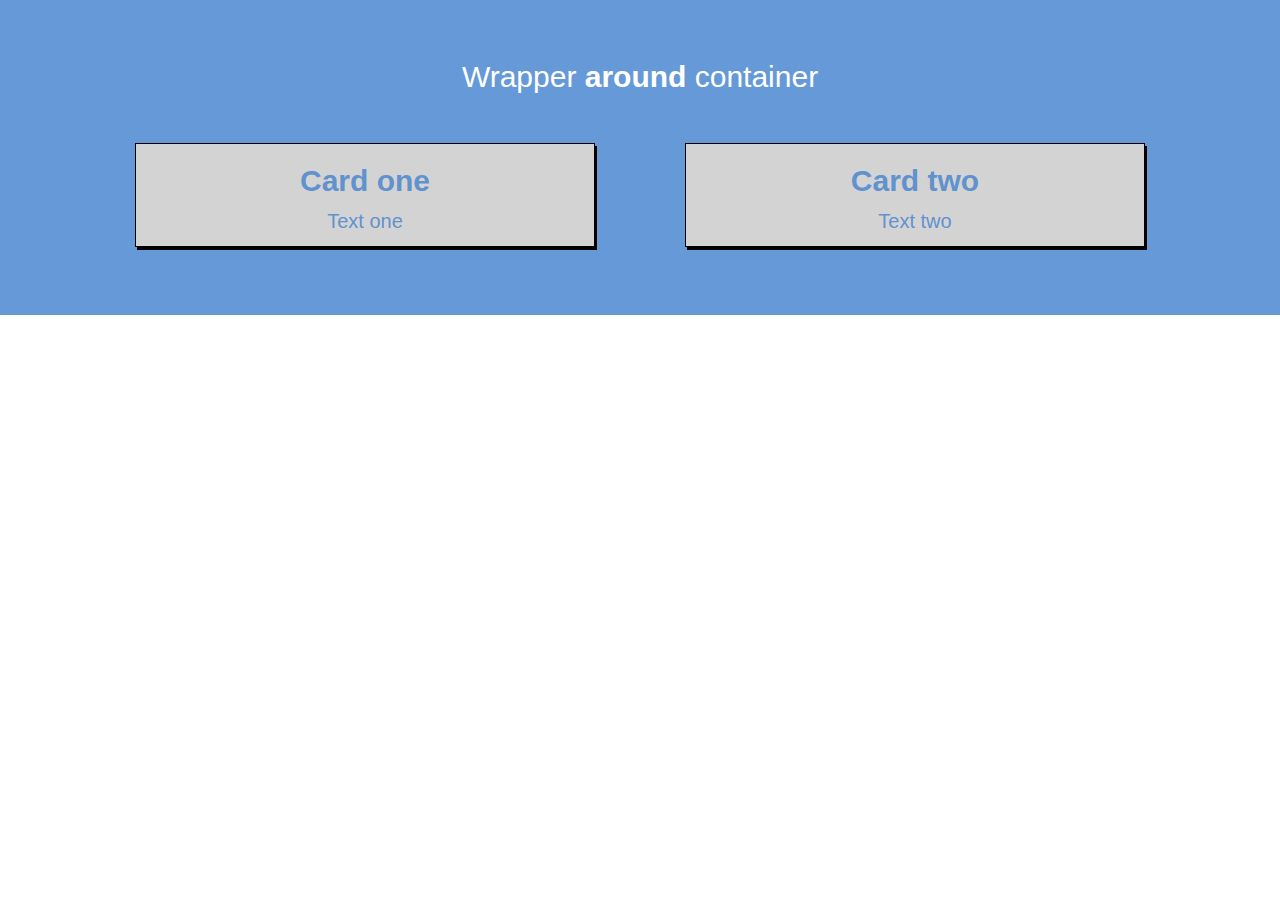
<file: testes/index.html>
<html>
<head>
  <meta charset="UTF-8">
  <title>Foda-se</title>
  <link rel="stylesheet" href="https://maxcdn.bootstrapcdn.com/bootstrap/3.3.7/css/bootstrap.min.css">
  <link rel="stylesheet" href="https://use.fontawesome.com/releases/v5.0.10/css/all.css">
  <link rel="stylesheet" href="style.css">

</head>




<body>
  <div class="wrapper">
    <div class="container">
      <h1 class="text-center">Wrapper <strong>around</strong> container</h1>
      <div class="row">
        <div class="card-container col-xs-6">
          <div class="card">
            <h2 class="text-center">Card one</h2>
            <p class="text-center">Text one</p>
          </div>
        </div>
        <div class="card-container col-xs-6">
          <div class="card">
            <h2 class="text-center">Card two</h2>
            <p class="text-center">Text two</p>
          </div>
        </div>
      </div>
    </div>
  </div>


</body>





</html>
</file>
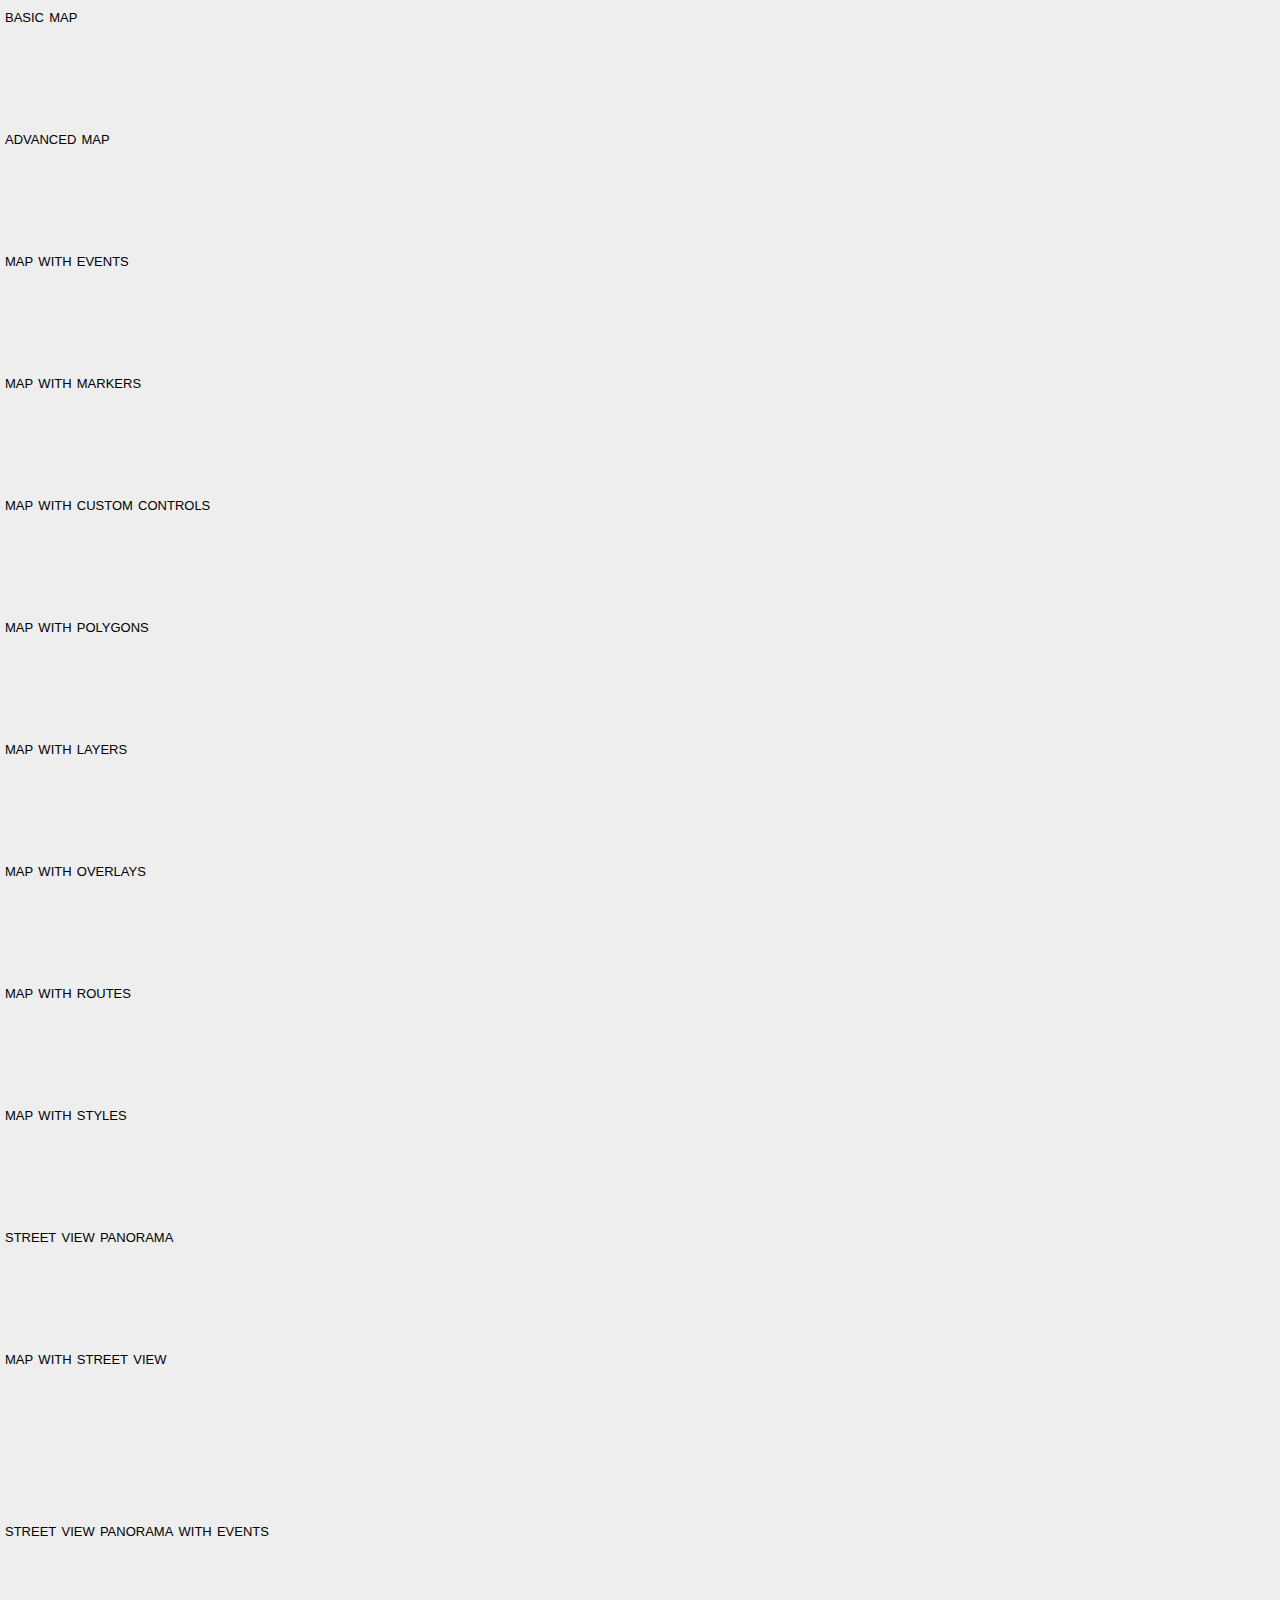
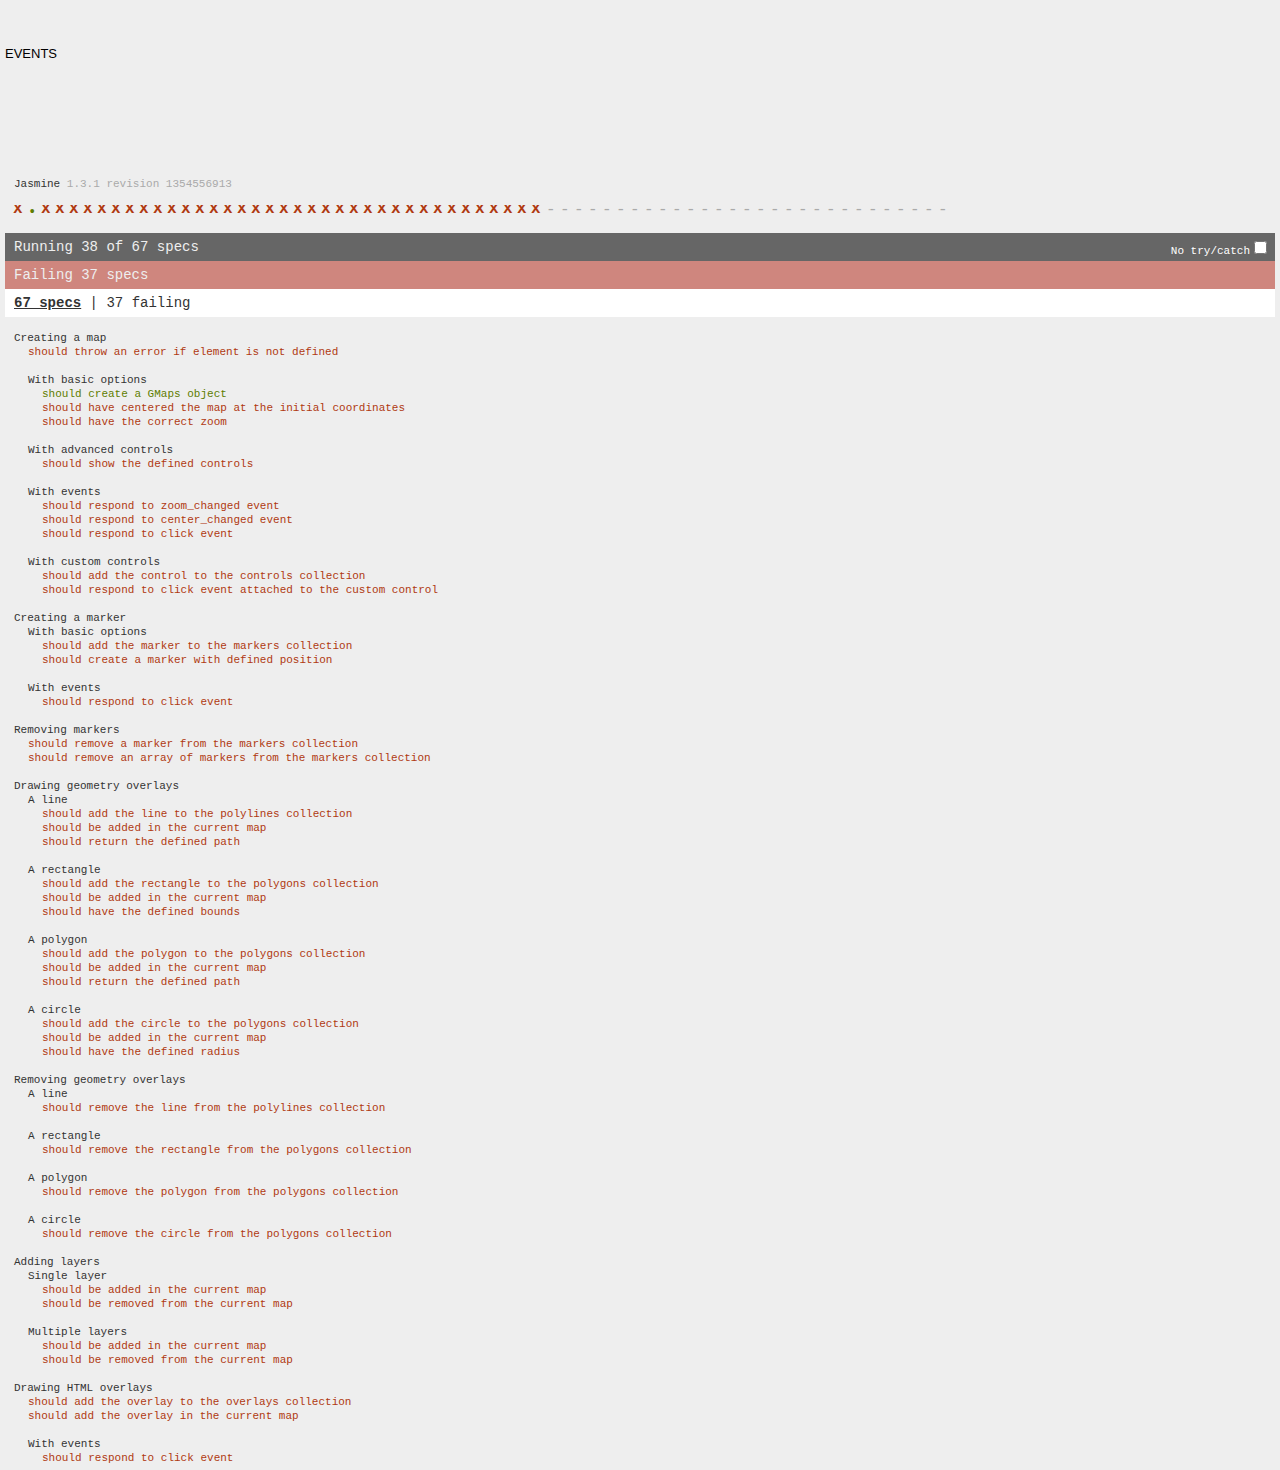
<file: scrolling/node_modules/gmaps/test/index.html>
<!DOCTYPE html>
<html>
<head>
  <title>gmaps.js test</title>
  <link rel="stylesheet" type="text/css" href="lib/jasmine.css" />
  <link rel="stylesheet" href="style.css" />
  <script type="text/javascript" src="lib/jasmine.js"></script>
  <script type="text/javascript" src="lib/jasmine-html.js"></script>

  <script type="text/javascript" src="http://maps.google.com/maps/api/js?sensor=true"></script>
  <script type="text/javascript" src="../gmaps.js"></script>

  <script type="text/javascript" src="spec/MapSpec.js"></script>
  <script type="text/javascript" src="spec/MarkerSpec.js"></script>
  <script type="text/javascript" src="spec/GeometrySpec.js"></script>
  <script type="text/javascript" src="spec/LayerSpec.js"></script>
  <script type="text/javascript" src="spec/OverlaySpec.js"></script>
  <script type="text/javascript" src="spec/RouteSpec.js"></script>
  <script type="text/javascript" src="spec/StyleSpec.js"></script>
  <script type="text/javascript" src="spec/StreetViewSpec.js"></script>
  <script type="text/javascript" src="spec/EventSpec.js"></script>
  <script type="text/javascript" src="spec/ControlSpec.js"></script>

  <script type="text/javascript">
    (function() {
      var jasmineEnv = jasmine.getEnv();
      jasmineEnv.updateInterval = 1000;

      var htmlReporter = new jasmine.HtmlReporter();

      jasmineEnv.addReporter(htmlReporter);

      jasmineEnv.specFilter = function(spec) {
        return htmlReporter.specFilter(spec);
      };

      var currentWindowOnload = window.onload;

      window.onload = function() {
        if (currentWindowOnload) {
          currentWindowOnload();
        }

        execJasmine();
      };

      function execJasmine() {
        jasmineEnv.execute();
      }

    })();
  </script>
</head>
<body>
  <h3>Basic map</h3>
  <div class="map" id="basic-map"></div>
  <h3>Advanced map</h3>
  <div class="map" id="advanced-map"></div>
  <h3>Map with events</h3>
  <div class="map" id="map-with-events"></div>
  <h3>Map with markers</h3>
  <div class="map" id="map-with-markers"></div>
  <h3>Map with custom controls</h3>
  <div class="map" id="map-with-custom-controls"></div>
  <h3>Map with polygons</h3>
  <div class="map" id="map-with-polygons"></div>
  <h3>Map with layers</h3>
  <div class="map" id="map-with-layers"></div>
  <h3>Map with overlays</h3>
  <div class="map" id="map-with-overlays"></div>
  <h3>Map with routes</h3>
  <div class="map" id="map-with-routes"></div>
  <h3>Map with styles</h3>
  <div class="map" id="map-with-styles"></div>
  <h3>Street View Panorama</h3>
  <div class="panorama" id="streetview-standalone-panorama"></div>
  <h3>Map with Street View</h3>
  <div class="with-columns">
    <div class="map" id="map-with-streetview"></div>
    <div class="panorama" id="streetview-panorama"></div>
  </div>
  <h3>Street View Panorama with events</h3>
  <div class="panorama" id="streetview-with-events"></div>
  <h3>Events</h3>
  <div class="map" id="events"></div>
</body>
</html>
</file>
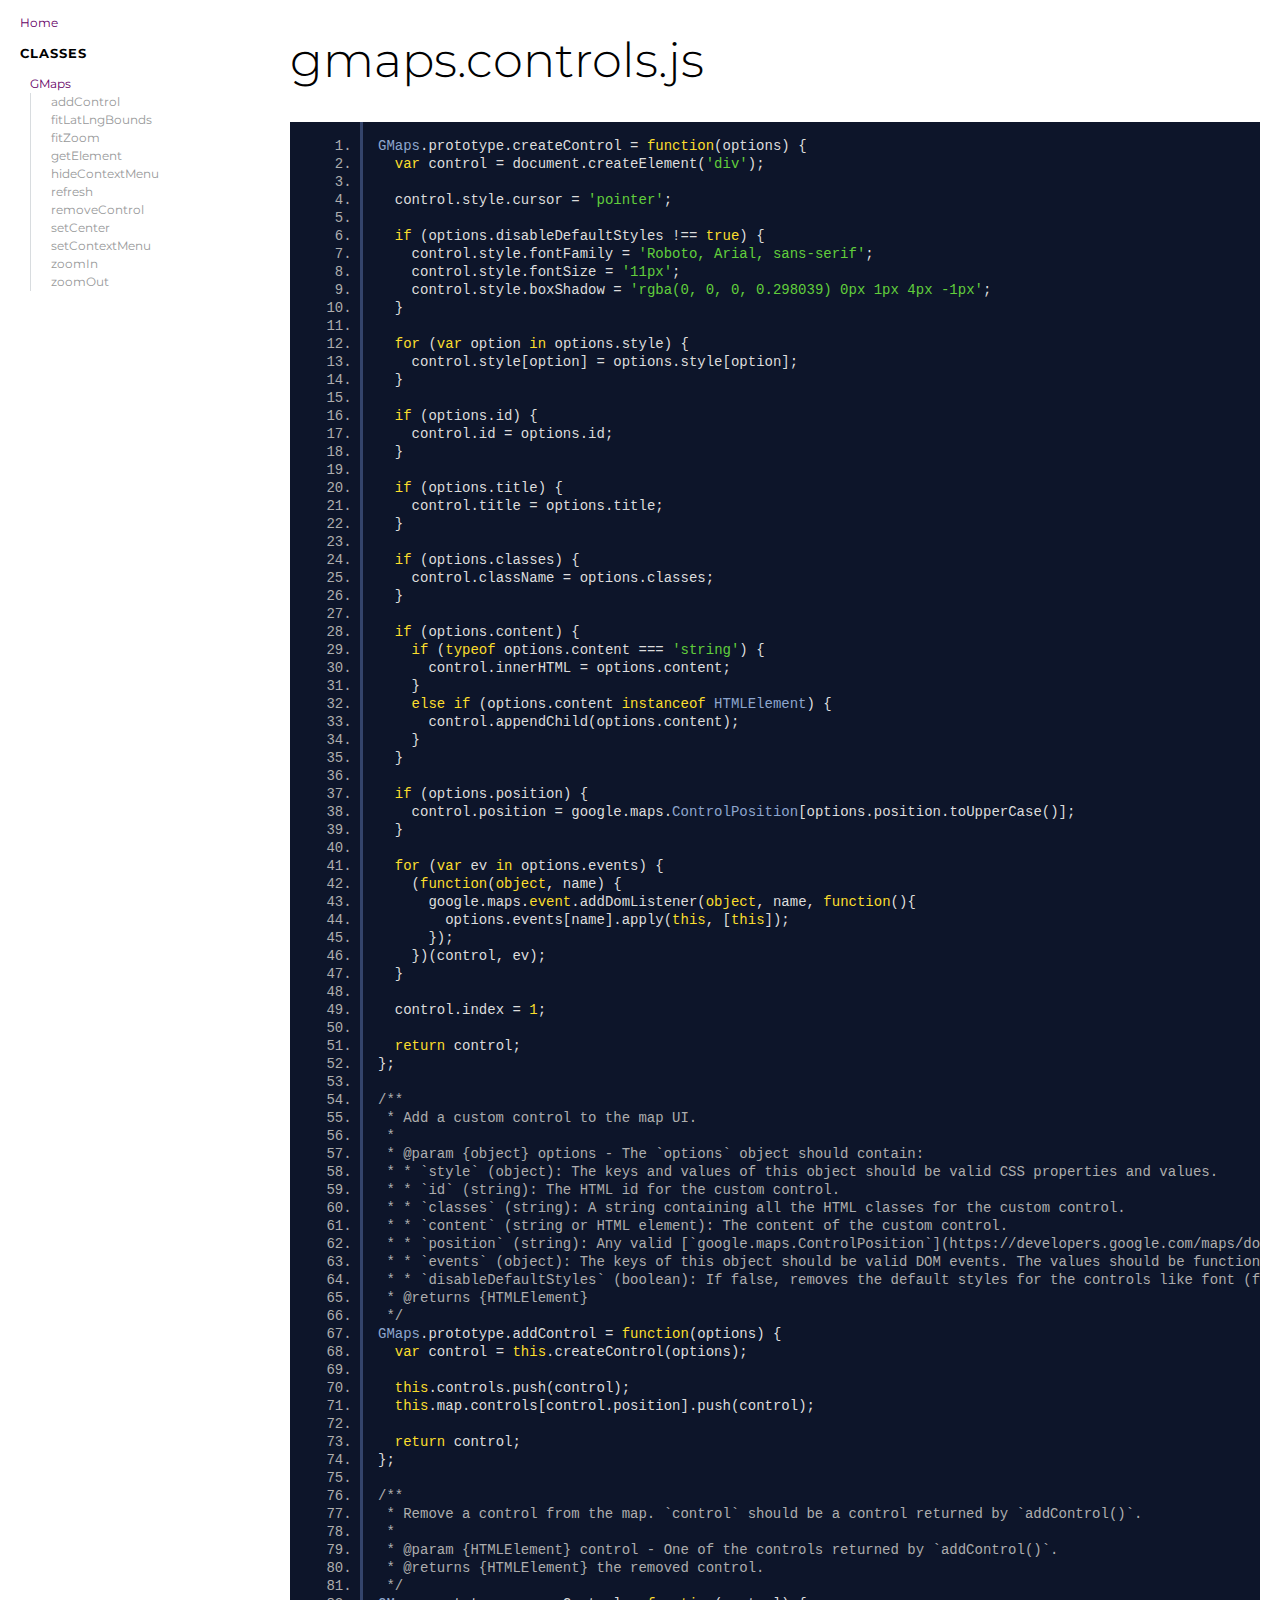
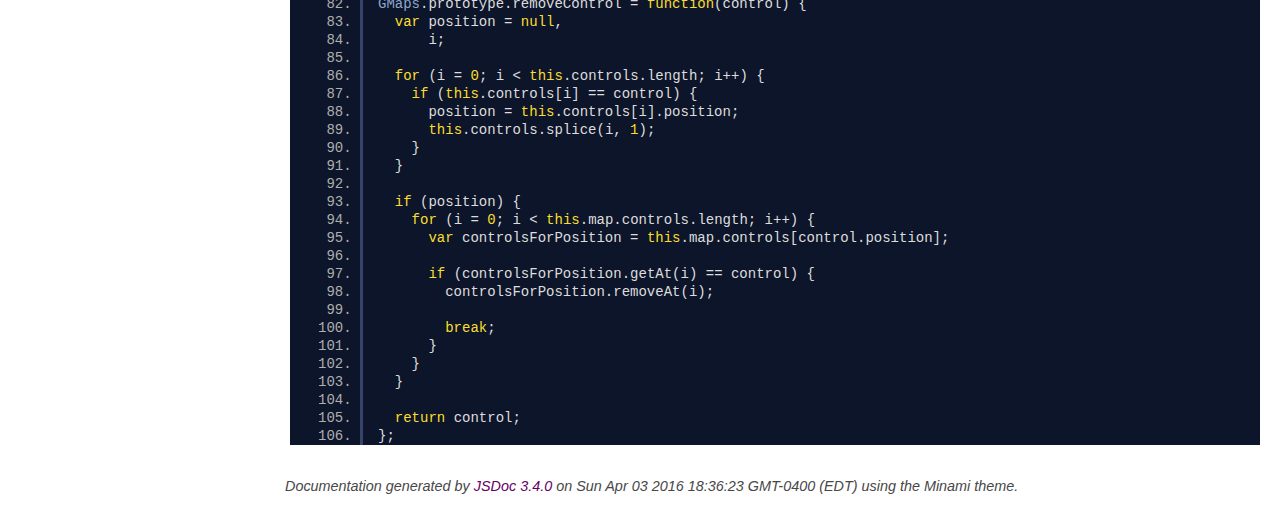
<file: scrolling/node_modules/gmaps/docs/gmaps.controls.js.html>
<!DOCTYPE html>
<html lang="en">
<head>
    <meta charset="utf-8">
    <title>gmaps.controls.js - Documentation</title>

    <script src="scripts/prettify/prettify.js"></script>
    <script src="scripts/prettify/lang-css.js"></script>
    <!--[if lt IE 9]>
      <script src="//html5shiv.googlecode.com/svn/trunk/html5.js"></script>
    <![endif]-->
    <link type="text/css" rel="stylesheet" href="https://code.ionicframework.com/ionicons/2.0.1/css/ionicons.min.css">
    <link type="text/css" rel="stylesheet" href="styles/prettify.css">
    <link type="text/css" rel="stylesheet" href="styles/jsdoc.css">
</head>
<body>

<input type="checkbox" id="nav-trigger" class="nav-trigger" />
<label for="nav-trigger" class="navicon-button x">
  <div class="navicon"></div>
</label>

<label for="nav-trigger" class="overlay"></label>

<nav>
    <h2><a href="index.html">Home</a></h2><h3>Classes</h3><ul><li><a href="GMaps.html">GMaps</a><ul class='methods'><li data-type='method'><a href="GMaps.html#addControl">addControl</a></li><li data-type='method'><a href="GMaps.html#fitLatLngBounds">fitLatLngBounds</a></li><li data-type='method'><a href="GMaps.html#fitZoom">fitZoom</a></li><li data-type='method'><a href="GMaps.html#getElement">getElement</a></li><li data-type='method'><a href="GMaps.html#hideContextMenu">hideContextMenu</a></li><li data-type='method'><a href="GMaps.html#refresh">refresh</a></li><li data-type='method'><a href="GMaps.html#removeControl">removeControl</a></li><li data-type='method'><a href="GMaps.html#setCenter">setCenter</a></li><li data-type='method'><a href="GMaps.html#setContextMenu">setContextMenu</a></li><li data-type='method'><a href="GMaps.html#zoomIn">zoomIn</a></li><li data-type='method'><a href="GMaps.html#zoomOut">zoomOut</a></li></ul></li></ul>
</nav>

<div id="main">
    
    <h1 class="page-title">gmaps.controls.js</h1>
    

    



    
    <section>
        <article>
            <pre class="prettyprint source linenums"><code>GMaps.prototype.createControl = function(options) {
  var control = document.createElement('div');

  control.style.cursor = 'pointer';

  if (options.disableDefaultStyles !== true) {
    control.style.fontFamily = 'Roboto, Arial, sans-serif';
    control.style.fontSize = '11px';
    control.style.boxShadow = 'rgba(0, 0, 0, 0.298039) 0px 1px 4px -1px';
  }

  for (var option in options.style) {
    control.style[option] = options.style[option];
  }

  if (options.id) {
    control.id = options.id;
  }

  if (options.title) {
    control.title = options.title;
  }

  if (options.classes) {
    control.className = options.classes;
  }

  if (options.content) {
    if (typeof options.content === 'string') {
      control.innerHTML = options.content;
    }
    else if (options.content instanceof HTMLElement) {
      control.appendChild(options.content);
    }
  }

  if (options.position) {
    control.position = google.maps.ControlPosition[options.position.toUpperCase()];
  }

  for (var ev in options.events) {
    (function(object, name) {
      google.maps.event.addDomListener(object, name, function(){
        options.events[name].apply(this, [this]);
      });
    })(control, ev);
  }

  control.index = 1;

  return control;
};

/**
 * Add a custom control to the map UI.
 *
 * @param {object} options - The `options` object should contain:
 * * `style` (object): The keys and values of this object should be valid CSS properties and values.
 * * `id` (string): The HTML id for the custom control.
 * * `classes` (string): A string containing all the HTML classes for the custom control.
 * * `content` (string or HTML element): The content of the custom control.
 * * `position` (string): Any valid [`google.maps.ControlPosition`](https://developers.google.com/maps/documentation/javascript/controls#ControlPositioning) value, in lower or upper case.
 * * `events` (object): The keys of this object should be valid DOM events. The values should be functions.
 * * `disableDefaultStyles` (boolean): If false, removes the default styles for the controls like font (family and size), and box shadow.
 * @returns {HTMLElement}
 */
GMaps.prototype.addControl = function(options) {
  var control = this.createControl(options);

  this.controls.push(control);
  this.map.controls[control.position].push(control);

  return control;
};

/**
 * Remove a control from the map. `control` should be a control returned by `addControl()`.
 *
 * @param {HTMLElement} control - One of the controls returned by `addControl()`.
 * @returns {HTMLElement} the removed control.
 */
GMaps.prototype.removeControl = function(control) {
  var position = null,
      i;

  for (i = 0; i &lt; this.controls.length; i++) {
    if (this.controls[i] == control) {
      position = this.controls[i].position;
      this.controls.splice(i, 1);
    }
  }

  if (position) {
    for (i = 0; i &lt; this.map.controls.length; i++) {
      var controlsForPosition = this.map.controls[control.position];

      if (controlsForPosition.getAt(i) == control) {
        controlsForPosition.removeAt(i);

        break;
      }
    }
  }

  return control;
};
</code></pre>
        </article>
    </section>




</div>

<br class="clear">

<footer>
    Documentation generated by <a href="https://github.com/jsdoc3/jsdoc">JSDoc 3.4.0</a> on Sun Apr 03 2016 18:36:23 GMT-0400 (EDT) using the Minami theme.
</footer>

<script>prettyPrint();</script>
<script src="scripts/linenumber.js"></script>
</body>
</html>
</file>
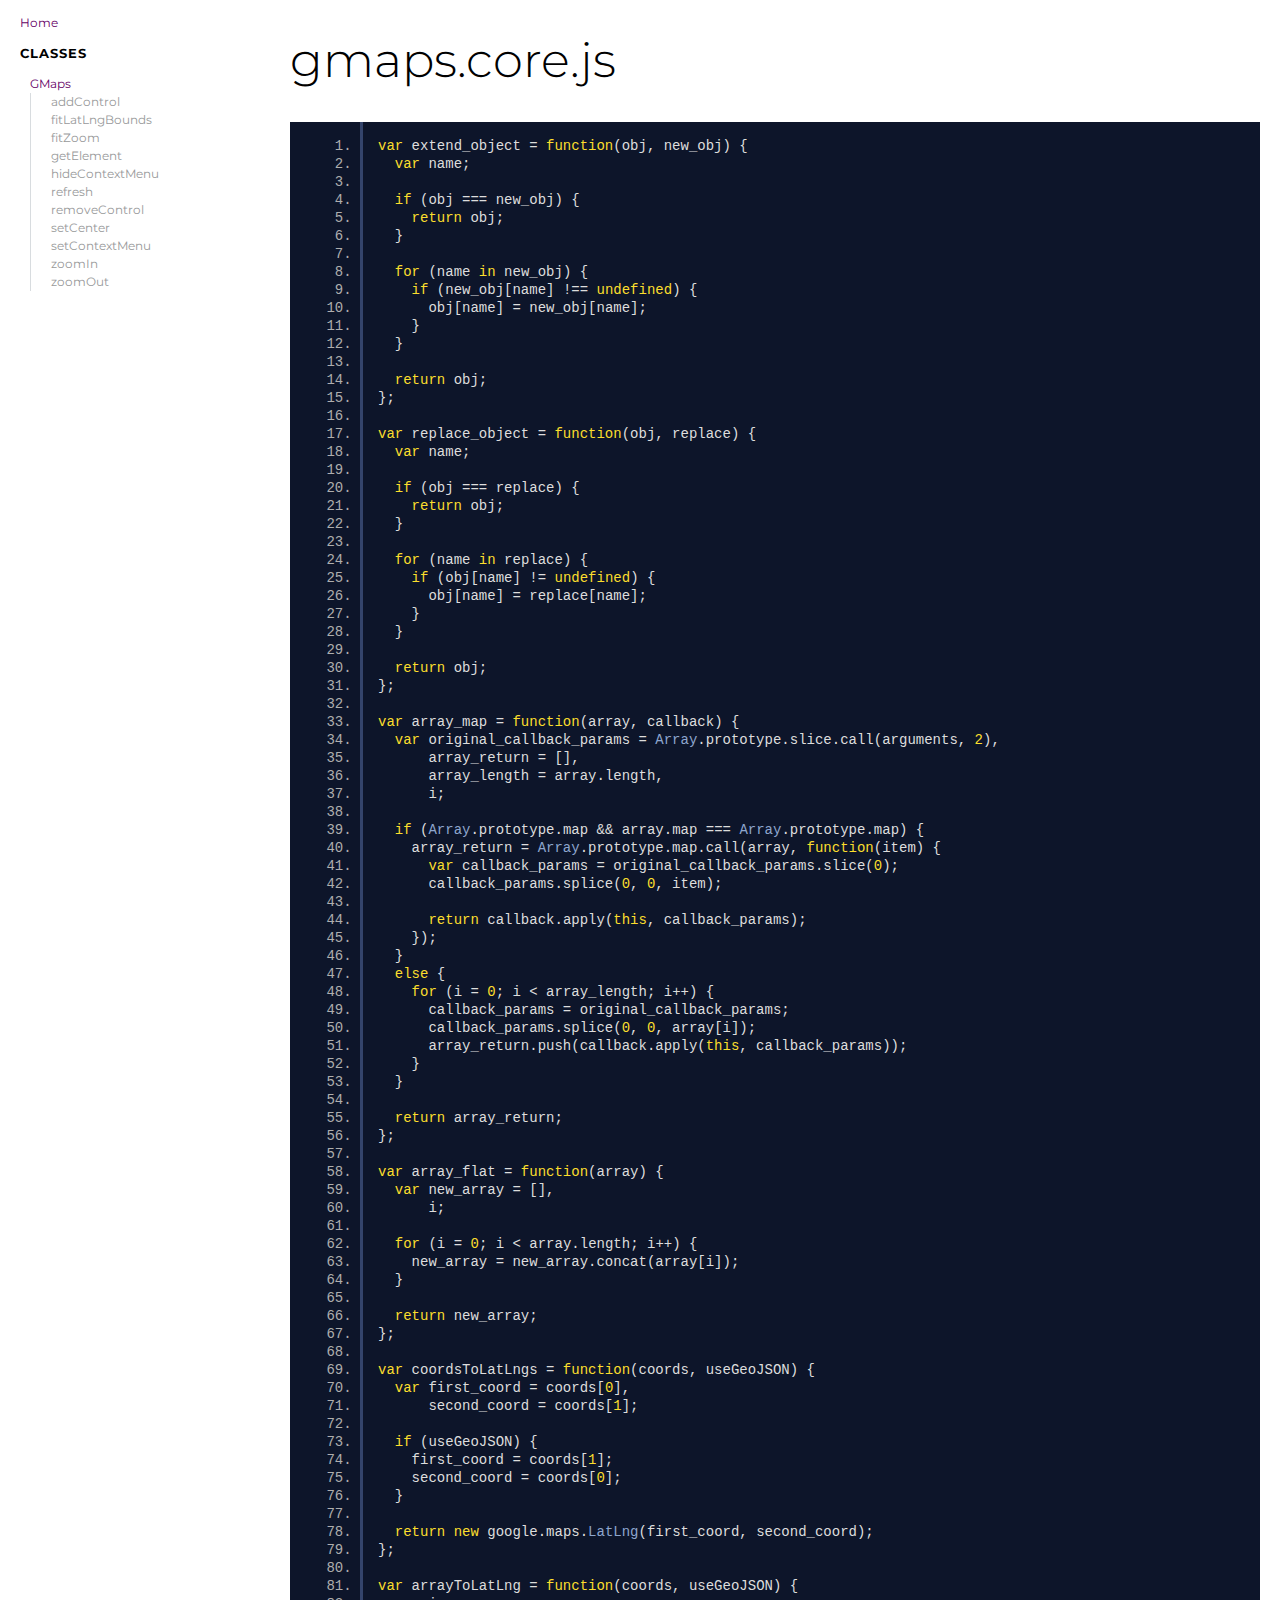
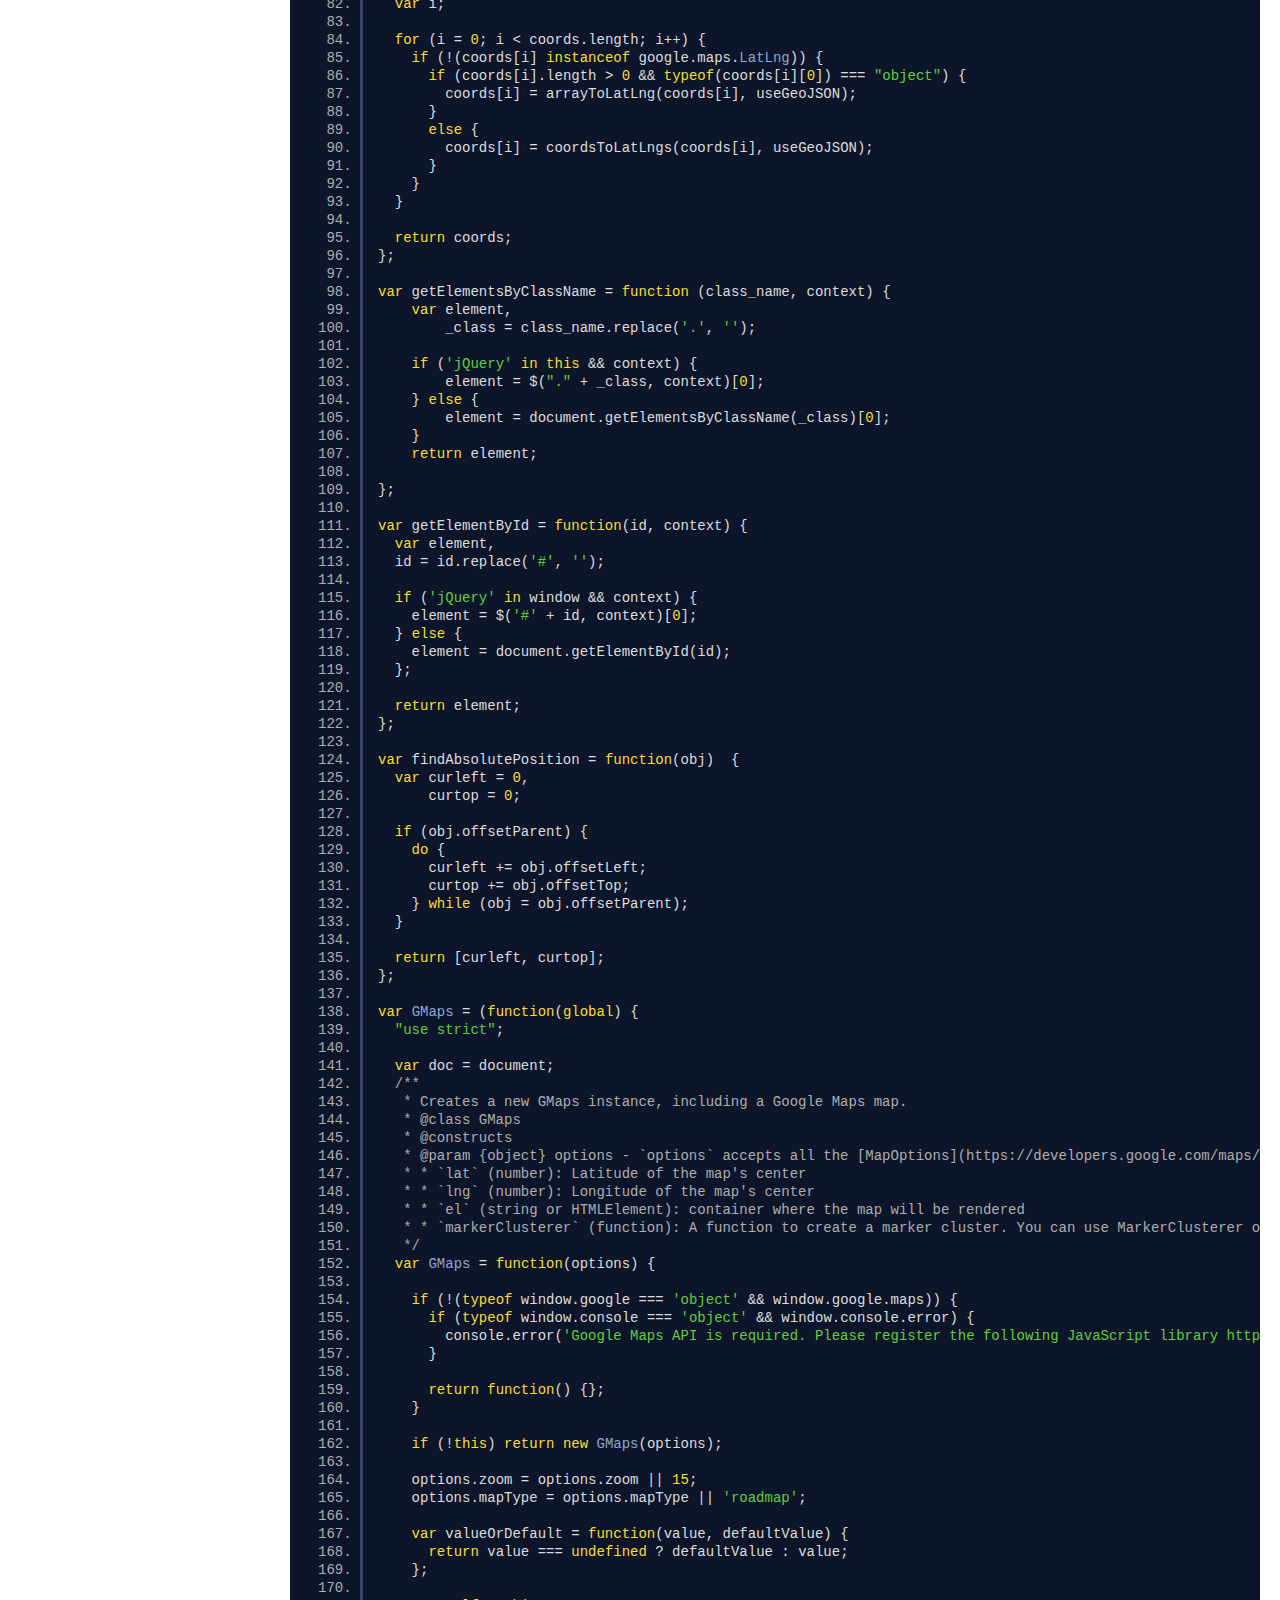
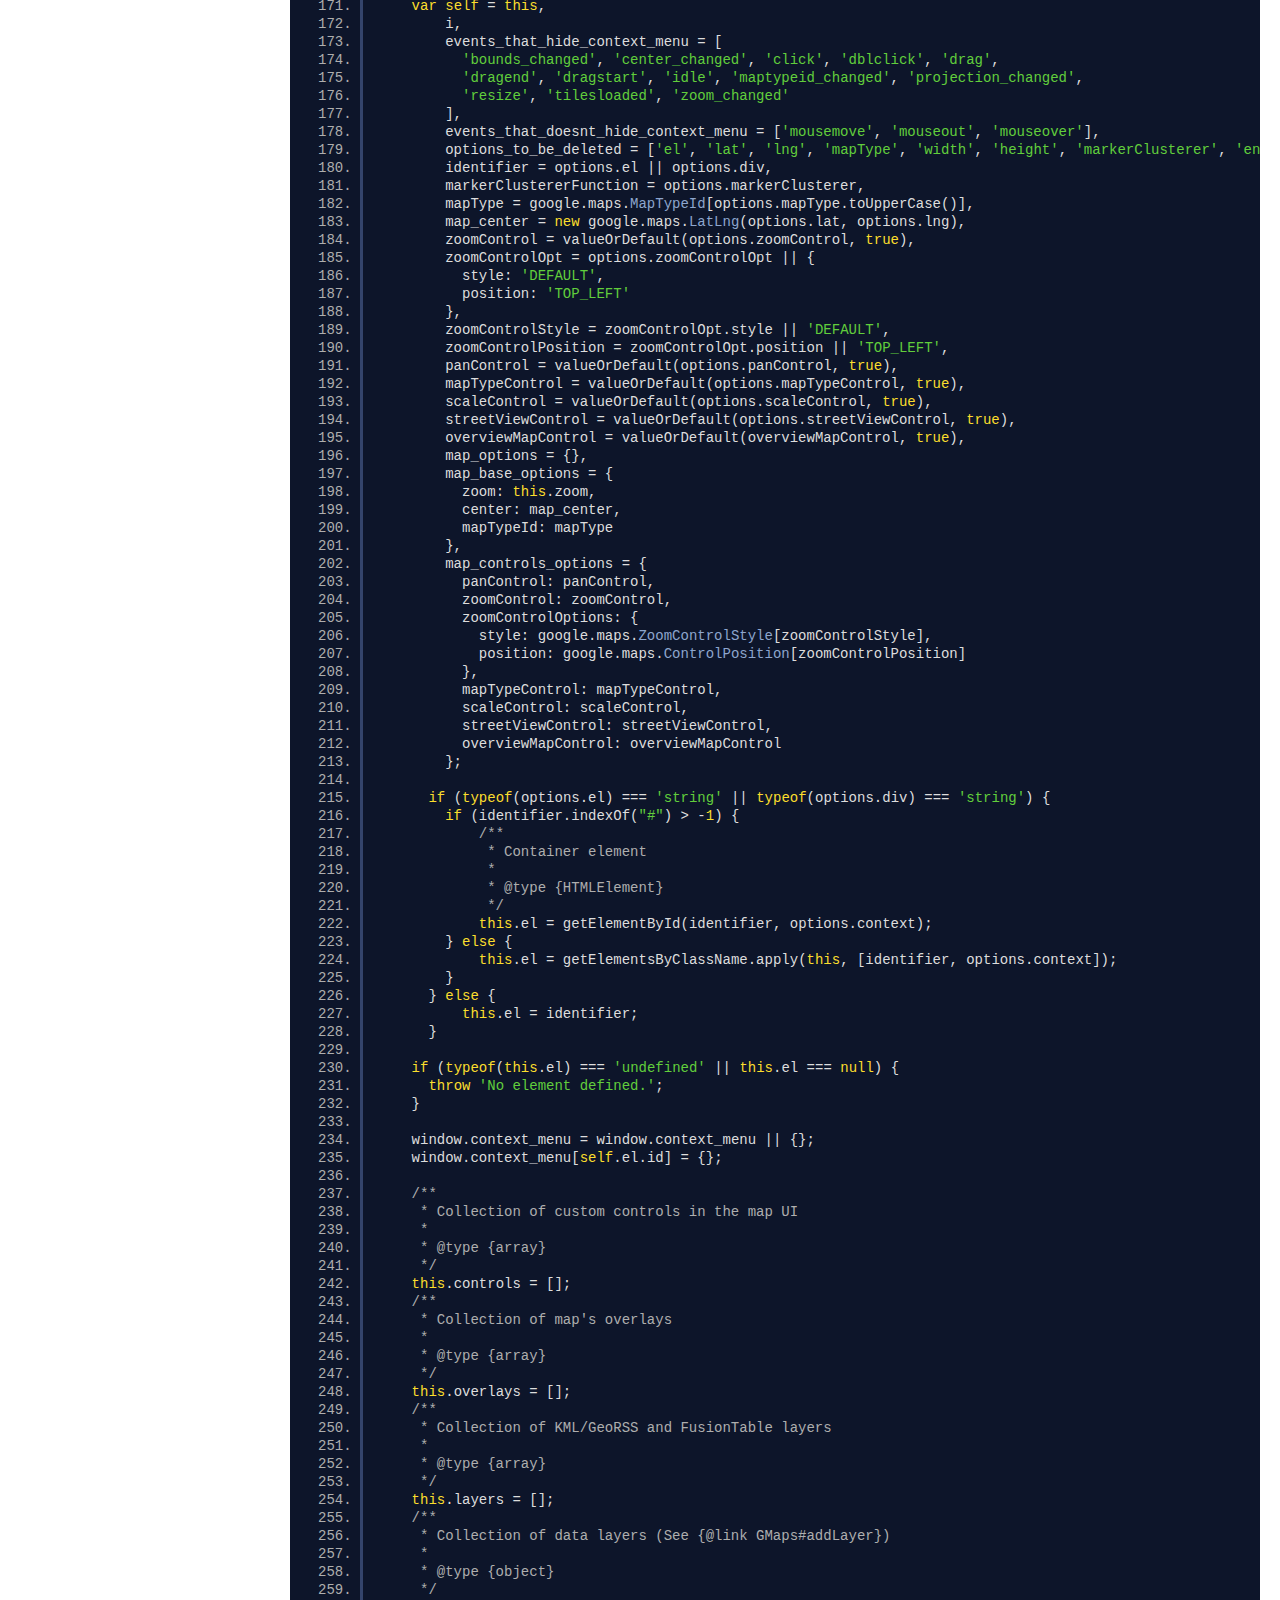
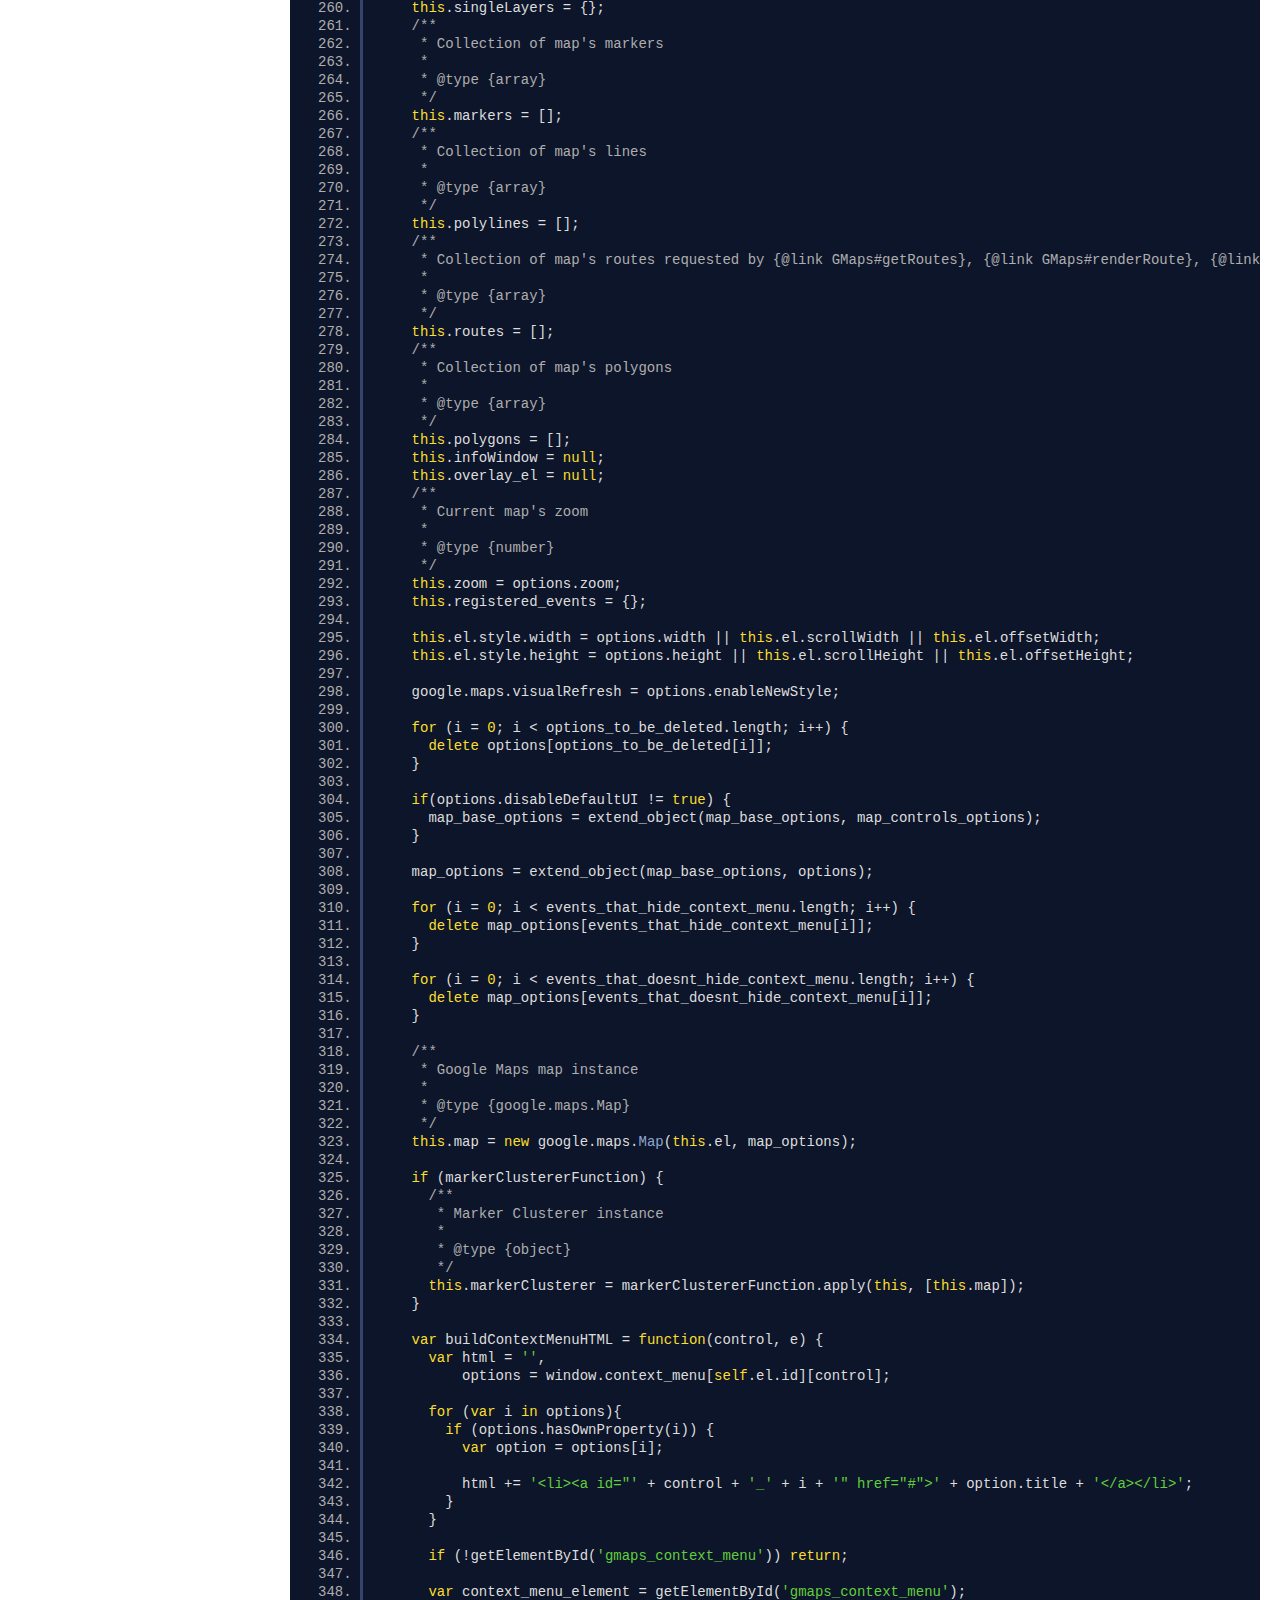
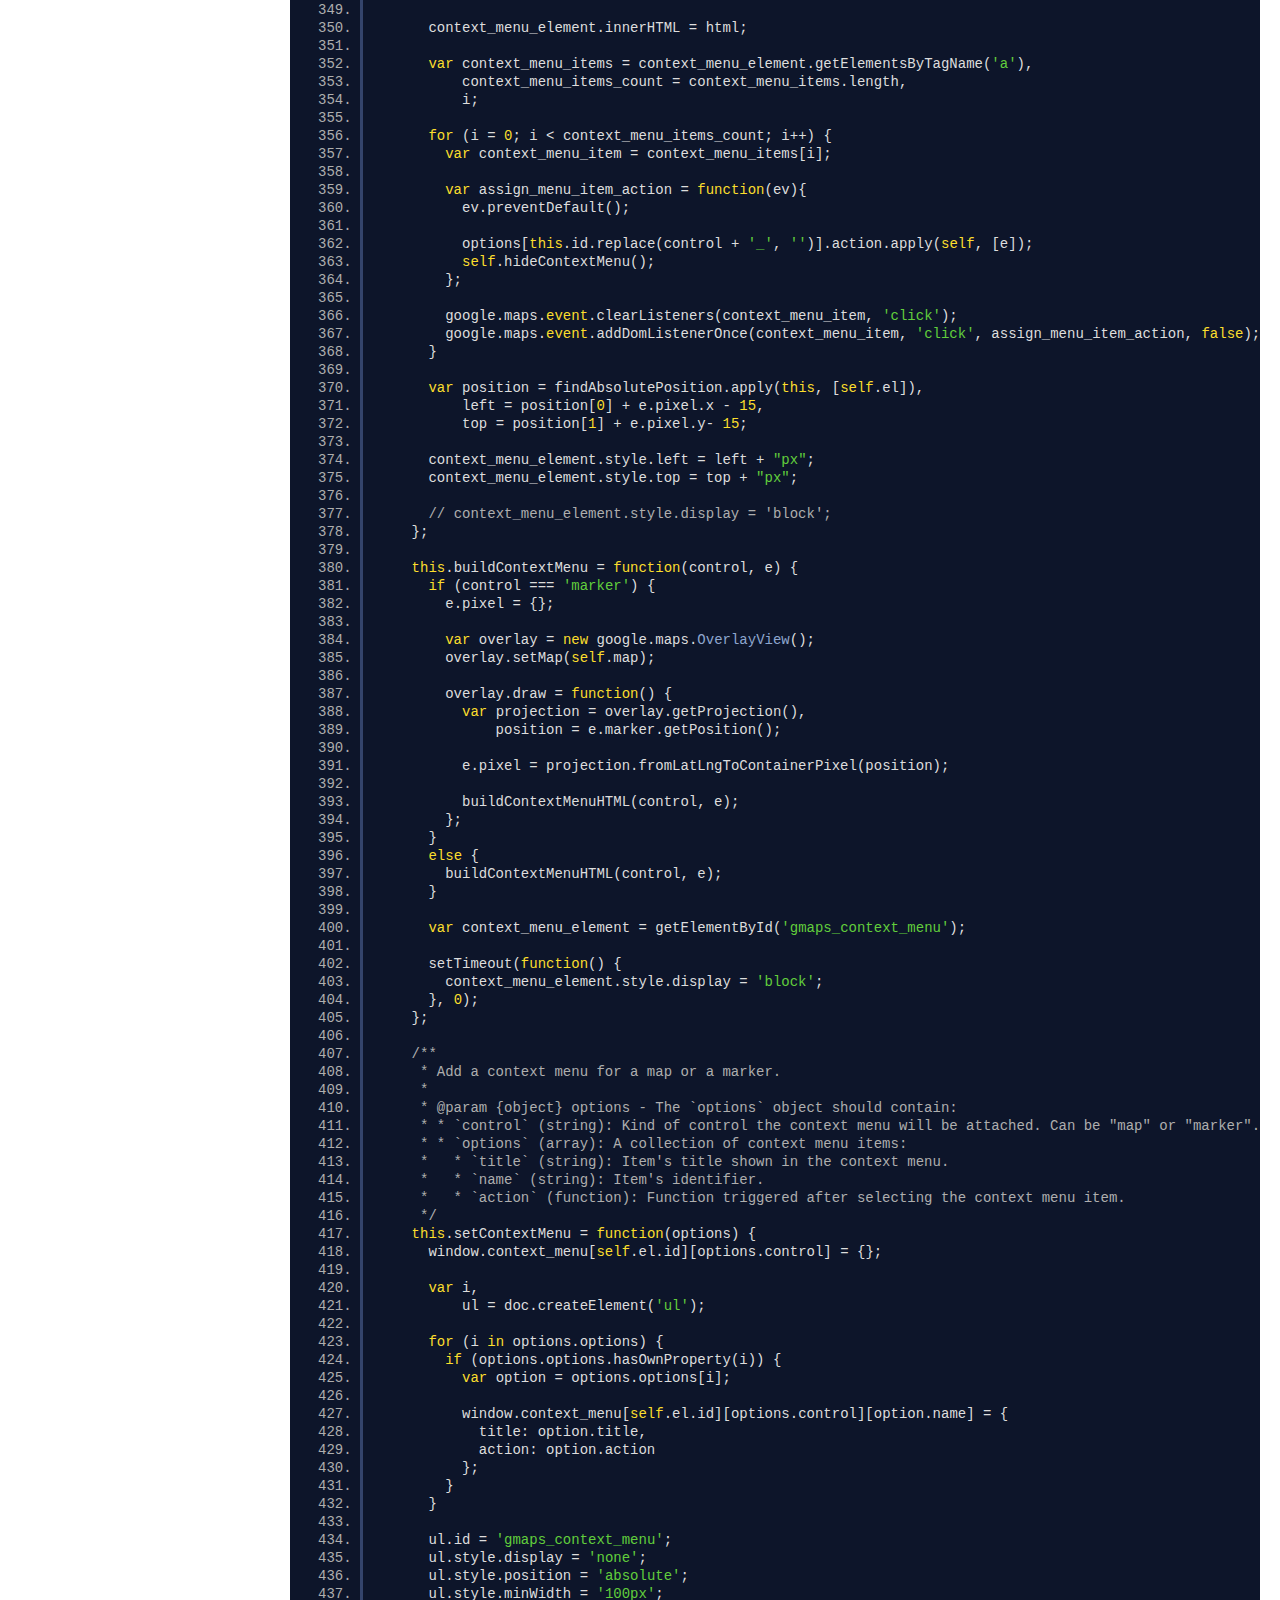
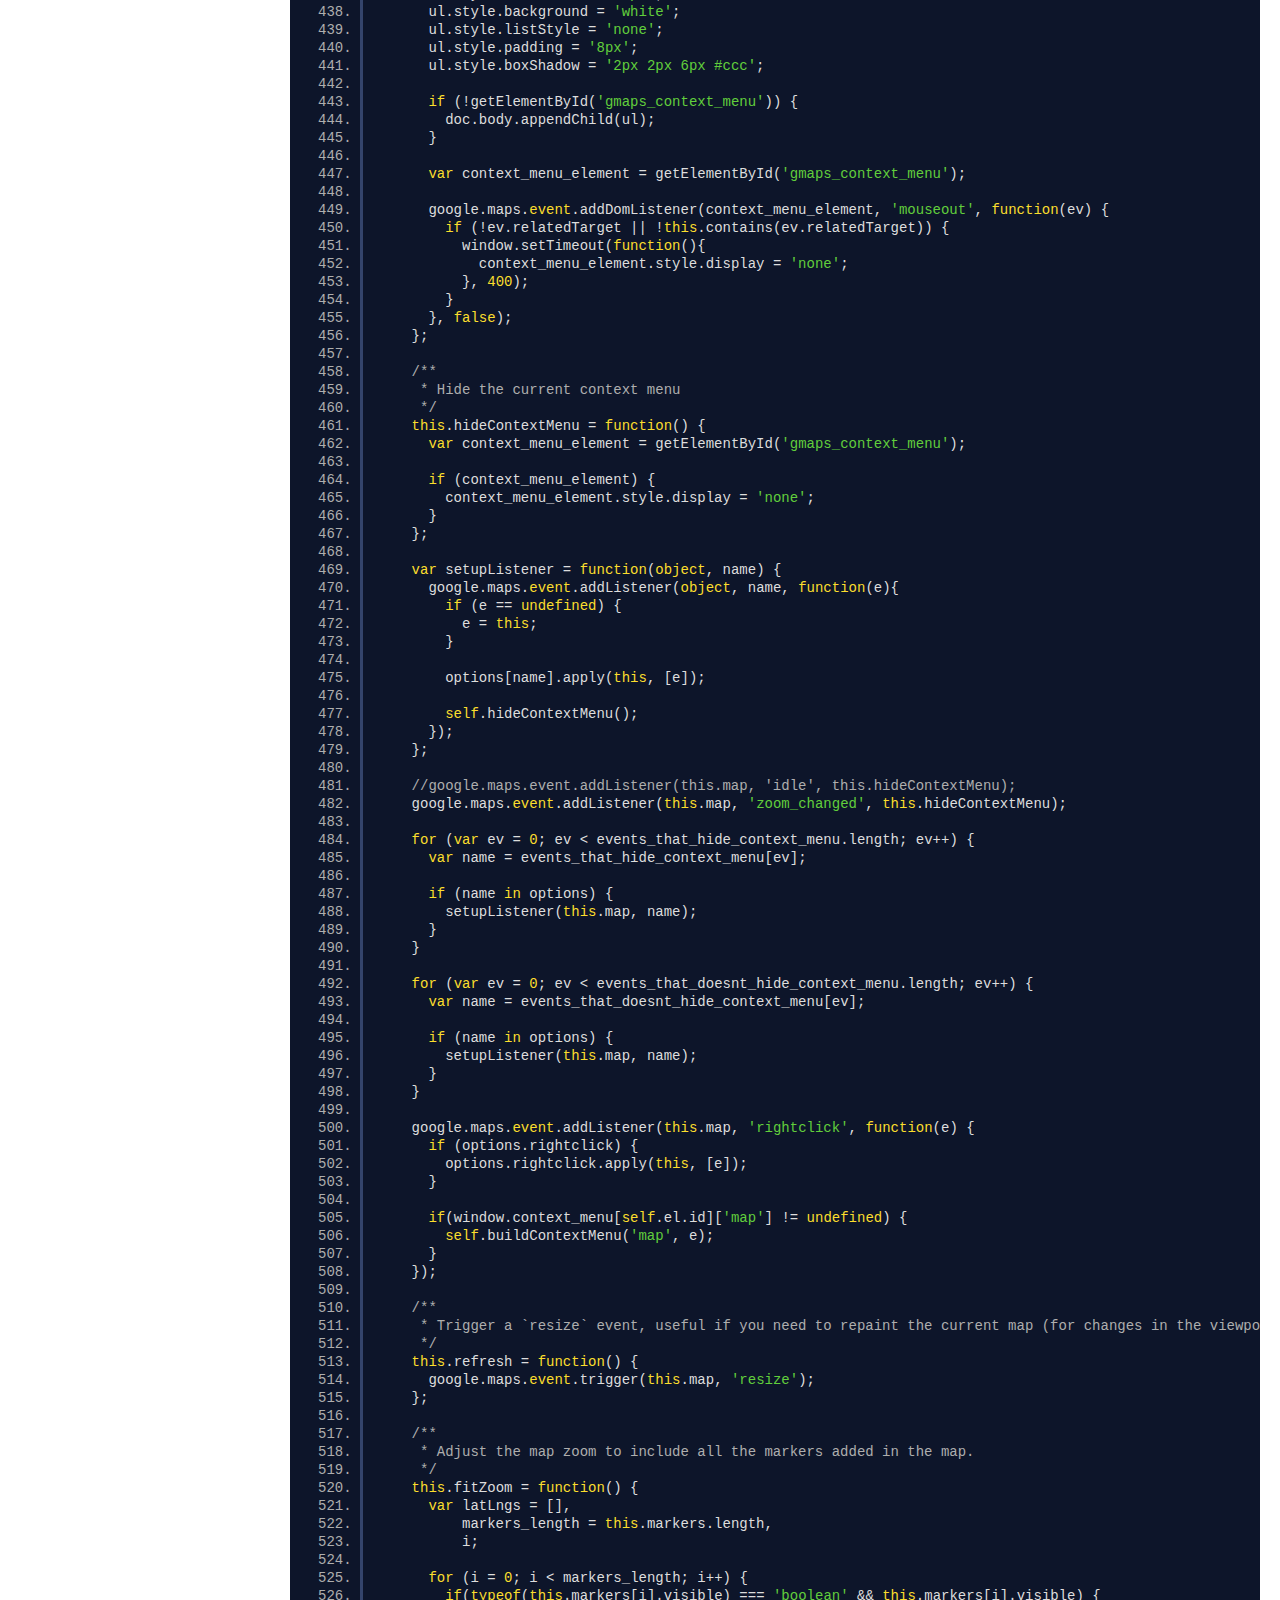
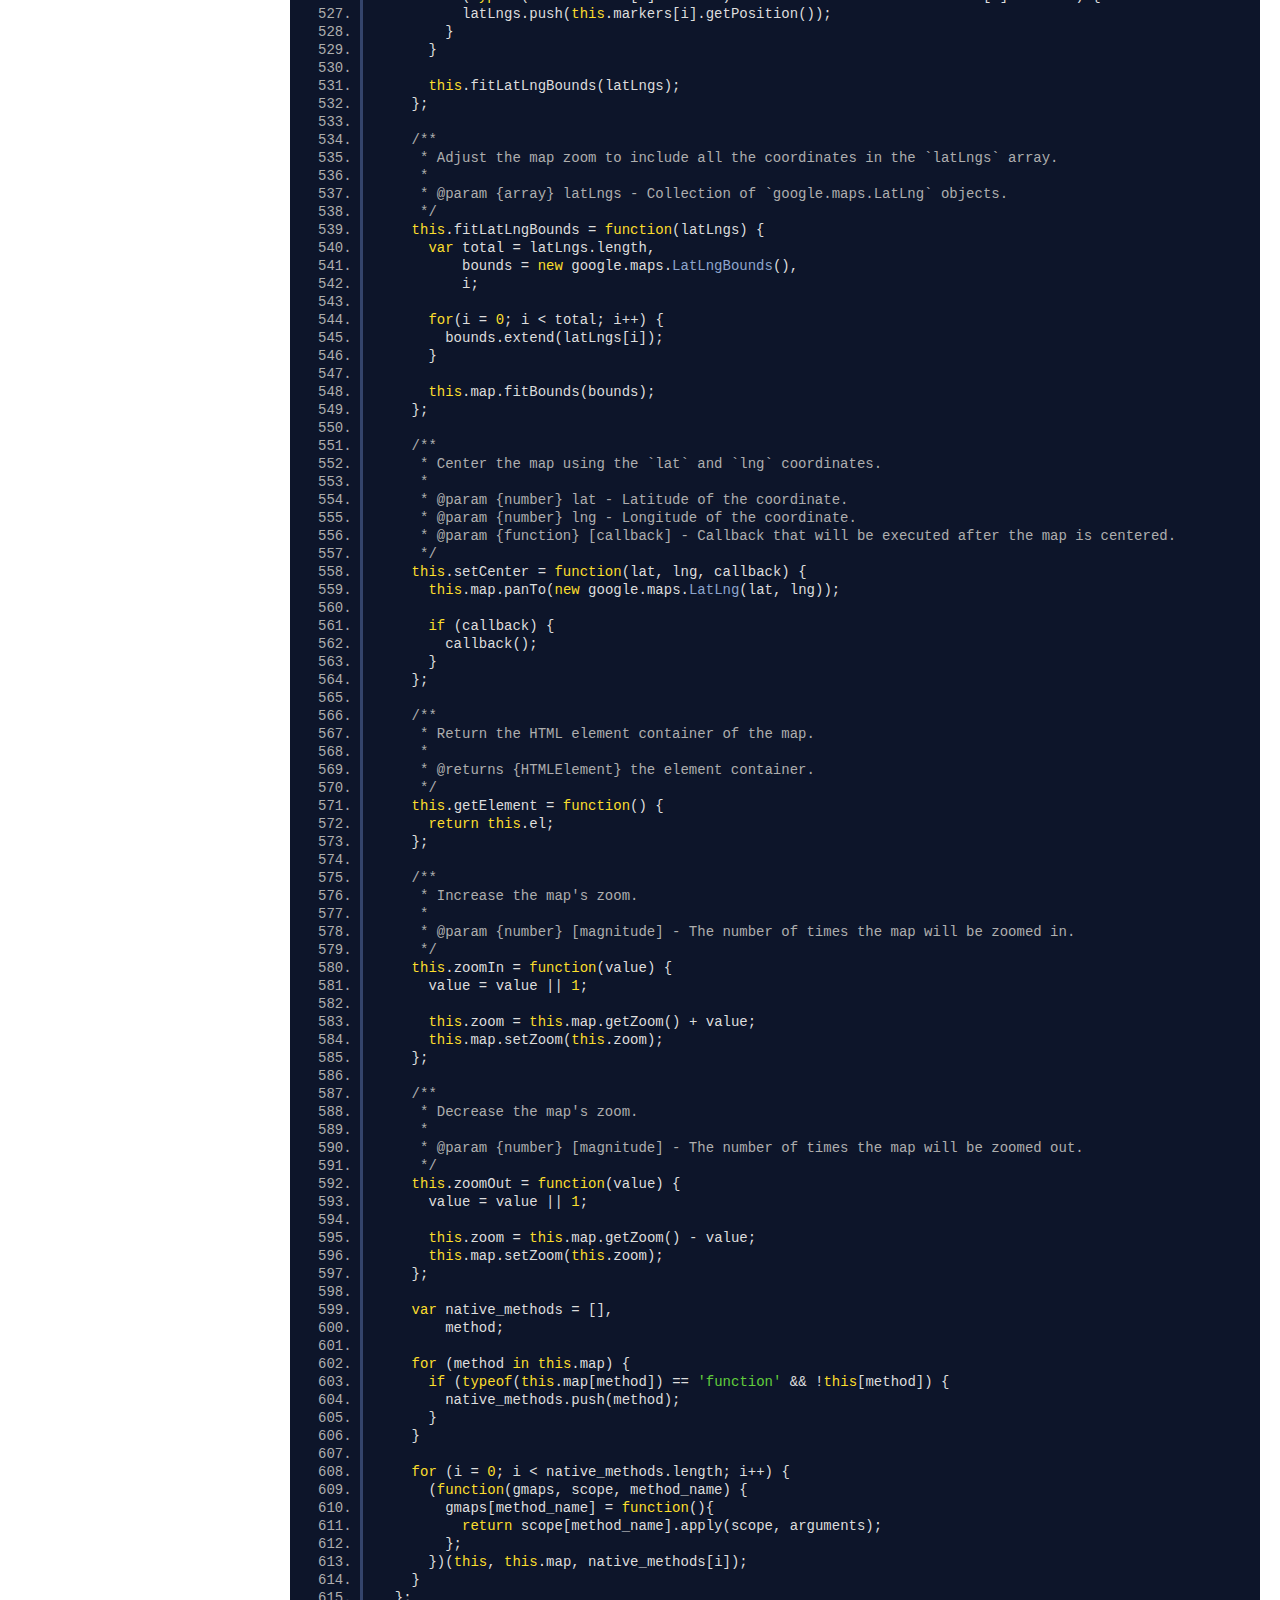
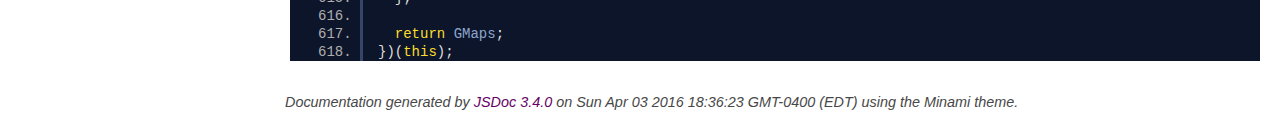
<file: scrolling/node_modules/gmaps/docs/gmaps.core.js.html>
<!DOCTYPE html>
<html lang="en">
<head>
    <meta charset="utf-8">
    <title>gmaps.core.js - Documentation</title>

    <script src="scripts/prettify/prettify.js"></script>
    <script src="scripts/prettify/lang-css.js"></script>
    <!--[if lt IE 9]>
      <script src="//html5shiv.googlecode.com/svn/trunk/html5.js"></script>
    <![endif]-->
    <link type="text/css" rel="stylesheet" href="https://code.ionicframework.com/ionicons/2.0.1/css/ionicons.min.css">
    <link type="text/css" rel="stylesheet" href="styles/prettify.css">
    <link type="text/css" rel="stylesheet" href="styles/jsdoc.css">
</head>
<body>

<input type="checkbox" id="nav-trigger" class="nav-trigger" />
<label for="nav-trigger" class="navicon-button x">
  <div class="navicon"></div>
</label>

<label for="nav-trigger" class="overlay"></label>

<nav>
    <h2><a href="index.html">Home</a></h2><h3>Classes</h3><ul><li><a href="GMaps.html">GMaps</a><ul class='methods'><li data-type='method'><a href="GMaps.html#addControl">addControl</a></li><li data-type='method'><a href="GMaps.html#fitLatLngBounds">fitLatLngBounds</a></li><li data-type='method'><a href="GMaps.html#fitZoom">fitZoom</a></li><li data-type='method'><a href="GMaps.html#getElement">getElement</a></li><li data-type='method'><a href="GMaps.html#hideContextMenu">hideContextMenu</a></li><li data-type='method'><a href="GMaps.html#refresh">refresh</a></li><li data-type='method'><a href="GMaps.html#removeControl">removeControl</a></li><li data-type='method'><a href="GMaps.html#setCenter">setCenter</a></li><li data-type='method'><a href="GMaps.html#setContextMenu">setContextMenu</a></li><li data-type='method'><a href="GMaps.html#zoomIn">zoomIn</a></li><li data-type='method'><a href="GMaps.html#zoomOut">zoomOut</a></li></ul></li></ul>
</nav>

<div id="main">
    
    <h1 class="page-title">gmaps.core.js</h1>
    

    



    
    <section>
        <article>
            <pre class="prettyprint source linenums"><code>var extend_object = function(obj, new_obj) {
  var name;

  if (obj === new_obj) {
    return obj;
  }

  for (name in new_obj) {
    if (new_obj[name] !== undefined) {
      obj[name] = new_obj[name];
    }
  }

  return obj;
};

var replace_object = function(obj, replace) {
  var name;

  if (obj === replace) {
    return obj;
  }

  for (name in replace) {
    if (obj[name] != undefined) {
      obj[name] = replace[name];
    }
  }

  return obj;
};

var array_map = function(array, callback) {
  var original_callback_params = Array.prototype.slice.call(arguments, 2),
      array_return = [],
      array_length = array.length,
      i;

  if (Array.prototype.map &amp;&amp; array.map === Array.prototype.map) {
    array_return = Array.prototype.map.call(array, function(item) {
      var callback_params = original_callback_params.slice(0);
      callback_params.splice(0, 0, item);

      return callback.apply(this, callback_params);
    });
  }
  else {
    for (i = 0; i &lt; array_length; i++) {
      callback_params = original_callback_params;
      callback_params.splice(0, 0, array[i]);
      array_return.push(callback.apply(this, callback_params));
    }
  }

  return array_return;
};

var array_flat = function(array) {
  var new_array = [],
      i;

  for (i = 0; i &lt; array.length; i++) {
    new_array = new_array.concat(array[i]);
  }

  return new_array;
};

var coordsToLatLngs = function(coords, useGeoJSON) {
  var first_coord = coords[0],
      second_coord = coords[1];

  if (useGeoJSON) {
    first_coord = coords[1];
    second_coord = coords[0];
  }

  return new google.maps.LatLng(first_coord, second_coord);
};

var arrayToLatLng = function(coords, useGeoJSON) {
  var i;

  for (i = 0; i &lt; coords.length; i++) {
    if (!(coords[i] instanceof google.maps.LatLng)) {
      if (coords[i].length > 0 &amp;&amp; typeof(coords[i][0]) === "object") {
        coords[i] = arrayToLatLng(coords[i], useGeoJSON);
      }
      else {
        coords[i] = coordsToLatLngs(coords[i], useGeoJSON);
      }
    }
  }

  return coords;
};

var getElementsByClassName = function (class_name, context) {
    var element,
        _class = class_name.replace('.', '');

    if ('jQuery' in this &amp;&amp; context) {
        element = $("." + _class, context)[0];
    } else {
        element = document.getElementsByClassName(_class)[0];
    }
    return element;

};

var getElementById = function(id, context) {
  var element,
  id = id.replace('#', '');

  if ('jQuery' in window &amp;&amp; context) {
    element = $('#' + id, context)[0];
  } else {
    element = document.getElementById(id);
  };

  return element;
};

var findAbsolutePosition = function(obj)  {
  var curleft = 0,
      curtop = 0;

  if (obj.offsetParent) {
    do {
      curleft += obj.offsetLeft;
      curtop += obj.offsetTop;
    } while (obj = obj.offsetParent);
  }

  return [curleft, curtop];
};

var GMaps = (function(global) {
  "use strict";

  var doc = document;
  /**
   * Creates a new GMaps instance, including a Google Maps map.
   * @class GMaps
   * @constructs
   * @param {object} options - `options` accepts all the [MapOptions](https://developers.google.com/maps/documentation/javascript/reference#MapOptions) and [events](https://developers.google.com/maps/documentation/javascript/reference#Map) listed in the Google Maps API. Also accepts:
   * * `lat` (number): Latitude of the map's center
   * * `lng` (number): Longitude of the map's center
   * * `el` (string or HTMLElement): container where the map will be rendered
   * * `markerClusterer` (function): A function to create a marker cluster. You can use MarkerClusterer or MarkerClustererPlus.
   */
  var GMaps = function(options) {

    if (!(typeof window.google === 'object' &amp;&amp; window.google.maps)) {
      if (typeof window.console === 'object' &amp;&amp; window.console.error) {
        console.error('Google Maps API is required. Please register the following JavaScript library https://maps.googleapis.com/maps/api/js.');
      }

      return function() {};
    }

    if (!this) return new GMaps(options);

    options.zoom = options.zoom || 15;
    options.mapType = options.mapType || 'roadmap';

    var valueOrDefault = function(value, defaultValue) {
      return value === undefined ? defaultValue : value;
    };

    var self = this,
        i,
        events_that_hide_context_menu = [
          'bounds_changed', 'center_changed', 'click', 'dblclick', 'drag',
          'dragend', 'dragstart', 'idle', 'maptypeid_changed', 'projection_changed',
          'resize', 'tilesloaded', 'zoom_changed'
        ],
        events_that_doesnt_hide_context_menu = ['mousemove', 'mouseout', 'mouseover'],
        options_to_be_deleted = ['el', 'lat', 'lng', 'mapType', 'width', 'height', 'markerClusterer', 'enableNewStyle'],
        identifier = options.el || options.div,
        markerClustererFunction = options.markerClusterer,
        mapType = google.maps.MapTypeId[options.mapType.toUpperCase()],
        map_center = new google.maps.LatLng(options.lat, options.lng),
        zoomControl = valueOrDefault(options.zoomControl, true),
        zoomControlOpt = options.zoomControlOpt || {
          style: 'DEFAULT',
          position: 'TOP_LEFT'
        },
        zoomControlStyle = zoomControlOpt.style || 'DEFAULT',
        zoomControlPosition = zoomControlOpt.position || 'TOP_LEFT',
        panControl = valueOrDefault(options.panControl, true),
        mapTypeControl = valueOrDefault(options.mapTypeControl, true),
        scaleControl = valueOrDefault(options.scaleControl, true),
        streetViewControl = valueOrDefault(options.streetViewControl, true),
        overviewMapControl = valueOrDefault(overviewMapControl, true),
        map_options = {},
        map_base_options = {
          zoom: this.zoom,
          center: map_center,
          mapTypeId: mapType
        },
        map_controls_options = {
          panControl: panControl,
          zoomControl: zoomControl,
          zoomControlOptions: {
            style: google.maps.ZoomControlStyle[zoomControlStyle],
            position: google.maps.ControlPosition[zoomControlPosition]
          },
          mapTypeControl: mapTypeControl,
          scaleControl: scaleControl,
          streetViewControl: streetViewControl,
          overviewMapControl: overviewMapControl
        };

      if (typeof(options.el) === 'string' || typeof(options.div) === 'string') {
        if (identifier.indexOf("#") > -1) {
            /**
             * Container element
             *
             * @type {HTMLElement}
             */
            this.el = getElementById(identifier, options.context);
        } else {
            this.el = getElementsByClassName.apply(this, [identifier, options.context]);
        }
      } else {
          this.el = identifier;
      }

    if (typeof(this.el) === 'undefined' || this.el === null) {
      throw 'No element defined.';
    }

    window.context_menu = window.context_menu || {};
    window.context_menu[self.el.id] = {};

    /**
     * Collection of custom controls in the map UI
     *
     * @type {array}
     */
    this.controls = [];
    /**
     * Collection of map's overlays
     *
     * @type {array}
     */
    this.overlays = [];
    /**
     * Collection of KML/GeoRSS and FusionTable layers
     *
     * @type {array}
     */
    this.layers = [];
    /**
     * Collection of data layers (See {@link GMaps#addLayer})
     *
     * @type {object}
     */
    this.singleLayers = {};
    /**
     * Collection of map's markers
     *
     * @type {array}
     */
    this.markers = [];
    /**
     * Collection of map's lines
     *
     * @type {array}
     */
    this.polylines = [];
    /**
     * Collection of map's routes requested by {@link GMaps#getRoutes}, {@link GMaps#renderRoute}, {@link GMaps#drawRoute}, {@link GMaps#travelRoute} or {@link GMaps#drawSteppedRoute}
     *
     * @type {array}
     */
    this.routes = [];
    /**
     * Collection of map's polygons
     *
     * @type {array}
     */
    this.polygons = [];
    this.infoWindow = null;
    this.overlay_el = null;
    /**
     * Current map's zoom
     *
     * @type {number}
     */
    this.zoom = options.zoom;
    this.registered_events = {};

    this.el.style.width = options.width || this.el.scrollWidth || this.el.offsetWidth;
    this.el.style.height = options.height || this.el.scrollHeight || this.el.offsetHeight;

    google.maps.visualRefresh = options.enableNewStyle;

    for (i = 0; i &lt; options_to_be_deleted.length; i++) {
      delete options[options_to_be_deleted[i]];
    }

    if(options.disableDefaultUI != true) {
      map_base_options = extend_object(map_base_options, map_controls_options);
    }

    map_options = extend_object(map_base_options, options);

    for (i = 0; i &lt; events_that_hide_context_menu.length; i++) {
      delete map_options[events_that_hide_context_menu[i]];
    }

    for (i = 0; i &lt; events_that_doesnt_hide_context_menu.length; i++) {
      delete map_options[events_that_doesnt_hide_context_menu[i]];
    }

    /**
     * Google Maps map instance
     *
     * @type {google.maps.Map}
     */
    this.map = new google.maps.Map(this.el, map_options);

    if (markerClustererFunction) {
      /**
       * Marker Clusterer instance
       *
       * @type {object}
       */
      this.markerClusterer = markerClustererFunction.apply(this, [this.map]);
    }

    var buildContextMenuHTML = function(control, e) {
      var html = '',
          options = window.context_menu[self.el.id][control];

      for (var i in options){
        if (options.hasOwnProperty(i)) {
          var option = options[i];

          html += '&lt;li>&lt;a id="' + control + '_' + i + '" href="#">' + option.title + '&lt;/a>&lt;/li>';
        }
      }

      if (!getElementById('gmaps_context_menu')) return;

      var context_menu_element = getElementById('gmaps_context_menu');

      context_menu_element.innerHTML = html;

      var context_menu_items = context_menu_element.getElementsByTagName('a'),
          context_menu_items_count = context_menu_items.length,
          i;

      for (i = 0; i &lt; context_menu_items_count; i++) {
        var context_menu_item = context_menu_items[i];

        var assign_menu_item_action = function(ev){
          ev.preventDefault();

          options[this.id.replace(control + '_', '')].action.apply(self, [e]);
          self.hideContextMenu();
        };

        google.maps.event.clearListeners(context_menu_item, 'click');
        google.maps.event.addDomListenerOnce(context_menu_item, 'click', assign_menu_item_action, false);
      }

      var position = findAbsolutePosition.apply(this, [self.el]),
          left = position[0] + e.pixel.x - 15,
          top = position[1] + e.pixel.y- 15;

      context_menu_element.style.left = left + "px";
      context_menu_element.style.top = top + "px";

      // context_menu_element.style.display = 'block';
    };

    this.buildContextMenu = function(control, e) {
      if (control === 'marker') {
        e.pixel = {};

        var overlay = new google.maps.OverlayView();
        overlay.setMap(self.map);

        overlay.draw = function() {
          var projection = overlay.getProjection(),
              position = e.marker.getPosition();

          e.pixel = projection.fromLatLngToContainerPixel(position);

          buildContextMenuHTML(control, e);
        };
      }
      else {
        buildContextMenuHTML(control, e);
      }

      var context_menu_element = getElementById('gmaps_context_menu');

      setTimeout(function() {
        context_menu_element.style.display = 'block';
      }, 0);
    };

    /**
     * Add a context menu for a map or a marker.
     *
     * @param {object} options - The `options` object should contain:
     * * `control` (string): Kind of control the context menu will be attached. Can be "map" or "marker".
     * * `options` (array): A collection of context menu items:
     *   * `title` (string): Item's title shown in the context menu.
     *   * `name` (string): Item's identifier.
     *   * `action` (function): Function triggered after selecting the context menu item.
     */
    this.setContextMenu = function(options) {
      window.context_menu[self.el.id][options.control] = {};

      var i,
          ul = doc.createElement('ul');

      for (i in options.options) {
        if (options.options.hasOwnProperty(i)) {
          var option = options.options[i];

          window.context_menu[self.el.id][options.control][option.name] = {
            title: option.title,
            action: option.action
          };
        }
      }

      ul.id = 'gmaps_context_menu';
      ul.style.display = 'none';
      ul.style.position = 'absolute';
      ul.style.minWidth = '100px';
      ul.style.background = 'white';
      ul.style.listStyle = 'none';
      ul.style.padding = '8px';
      ul.style.boxShadow = '2px 2px 6px #ccc';

      if (!getElementById('gmaps_context_menu')) {
        doc.body.appendChild(ul);
      }

      var context_menu_element = getElementById('gmaps_context_menu');

      google.maps.event.addDomListener(context_menu_element, 'mouseout', function(ev) {
        if (!ev.relatedTarget || !this.contains(ev.relatedTarget)) {
          window.setTimeout(function(){
            context_menu_element.style.display = 'none';
          }, 400);
        }
      }, false);
    };

    /**
     * Hide the current context menu
     */
    this.hideContextMenu = function() {
      var context_menu_element = getElementById('gmaps_context_menu');

      if (context_menu_element) {
        context_menu_element.style.display = 'none';
      }
    };

    var setupListener = function(object, name) {
      google.maps.event.addListener(object, name, function(e){
        if (e == undefined) {
          e = this;
        }

        options[name].apply(this, [e]);

        self.hideContextMenu();
      });
    };

    //google.maps.event.addListener(this.map, 'idle', this.hideContextMenu);
    google.maps.event.addListener(this.map, 'zoom_changed', this.hideContextMenu);

    for (var ev = 0; ev &lt; events_that_hide_context_menu.length; ev++) {
      var name = events_that_hide_context_menu[ev];

      if (name in options) {
        setupListener(this.map, name);
      }
    }

    for (var ev = 0; ev &lt; events_that_doesnt_hide_context_menu.length; ev++) {
      var name = events_that_doesnt_hide_context_menu[ev];

      if (name in options) {
        setupListener(this.map, name);
      }
    }

    google.maps.event.addListener(this.map, 'rightclick', function(e) {
      if (options.rightclick) {
        options.rightclick.apply(this, [e]);
      }

      if(window.context_menu[self.el.id]['map'] != undefined) {
        self.buildContextMenu('map', e);
      }
    });

    /**
     * Trigger a `resize` event, useful if you need to repaint the current map (for changes in the viewport or display / hide actions).
     */
    this.refresh = function() {
      google.maps.event.trigger(this.map, 'resize');
    };

    /**
     * Adjust the map zoom to include all the markers added in the map.
     */
    this.fitZoom = function() {
      var latLngs = [],
          markers_length = this.markers.length,
          i;

      for (i = 0; i &lt; markers_length; i++) {
        if(typeof(this.markers[i].visible) === 'boolean' &amp;&amp; this.markers[i].visible) {
          latLngs.push(this.markers[i].getPosition());
        }
      }

      this.fitLatLngBounds(latLngs);
    };

    /**
     * Adjust the map zoom to include all the coordinates in the `latLngs` array.
     *
     * @param {array} latLngs - Collection of `google.maps.LatLng` objects.
     */
    this.fitLatLngBounds = function(latLngs) {
      var total = latLngs.length,
          bounds = new google.maps.LatLngBounds(),
          i;

      for(i = 0; i &lt; total; i++) {
        bounds.extend(latLngs[i]);
      }

      this.map.fitBounds(bounds);
    };

    /**
     * Center the map using the `lat` and `lng` coordinates.
     *
     * @param {number} lat - Latitude of the coordinate.
     * @param {number} lng - Longitude of the coordinate.
     * @param {function} [callback] - Callback that will be executed after the map is centered.
     */
    this.setCenter = function(lat, lng, callback) {
      this.map.panTo(new google.maps.LatLng(lat, lng));

      if (callback) {
        callback();
      }
    };

    /**
     * Return the HTML element container of the map.
     *
     * @returns {HTMLElement} the element container.
     */
    this.getElement = function() {
      return this.el;
    };

    /**
     * Increase the map's zoom.
     *
     * @param {number} [magnitude] - The number of times the map will be zoomed in.
     */
    this.zoomIn = function(value) {
      value = value || 1;

      this.zoom = this.map.getZoom() + value;
      this.map.setZoom(this.zoom);
    };

    /**
     * Decrease the map's zoom.
     *
     * @param {number} [magnitude] - The number of times the map will be zoomed out.
     */
    this.zoomOut = function(value) {
      value = value || 1;

      this.zoom = this.map.getZoom() - value;
      this.map.setZoom(this.zoom);
    };

    var native_methods = [],
        method;

    for (method in this.map) {
      if (typeof(this.map[method]) == 'function' &amp;&amp; !this[method]) {
        native_methods.push(method);
      }
    }

    for (i = 0; i &lt; native_methods.length; i++) {
      (function(gmaps, scope, method_name) {
        gmaps[method_name] = function(){
          return scope[method_name].apply(scope, arguments);
        };
      })(this, this.map, native_methods[i]);
    }
  };

  return GMaps;
})(this);
</code></pre>
        </article>
    </section>




</div>

<br class="clear">

<footer>
    Documentation generated by <a href="https://github.com/jsdoc3/jsdoc">JSDoc 3.4.0</a> on Sun Apr 03 2016 18:36:23 GMT-0400 (EDT) using the Minami theme.
</footer>

<script>prettyPrint();</script>
<script src="scripts/linenumber.js"></script>
</body>
</html>
</file>
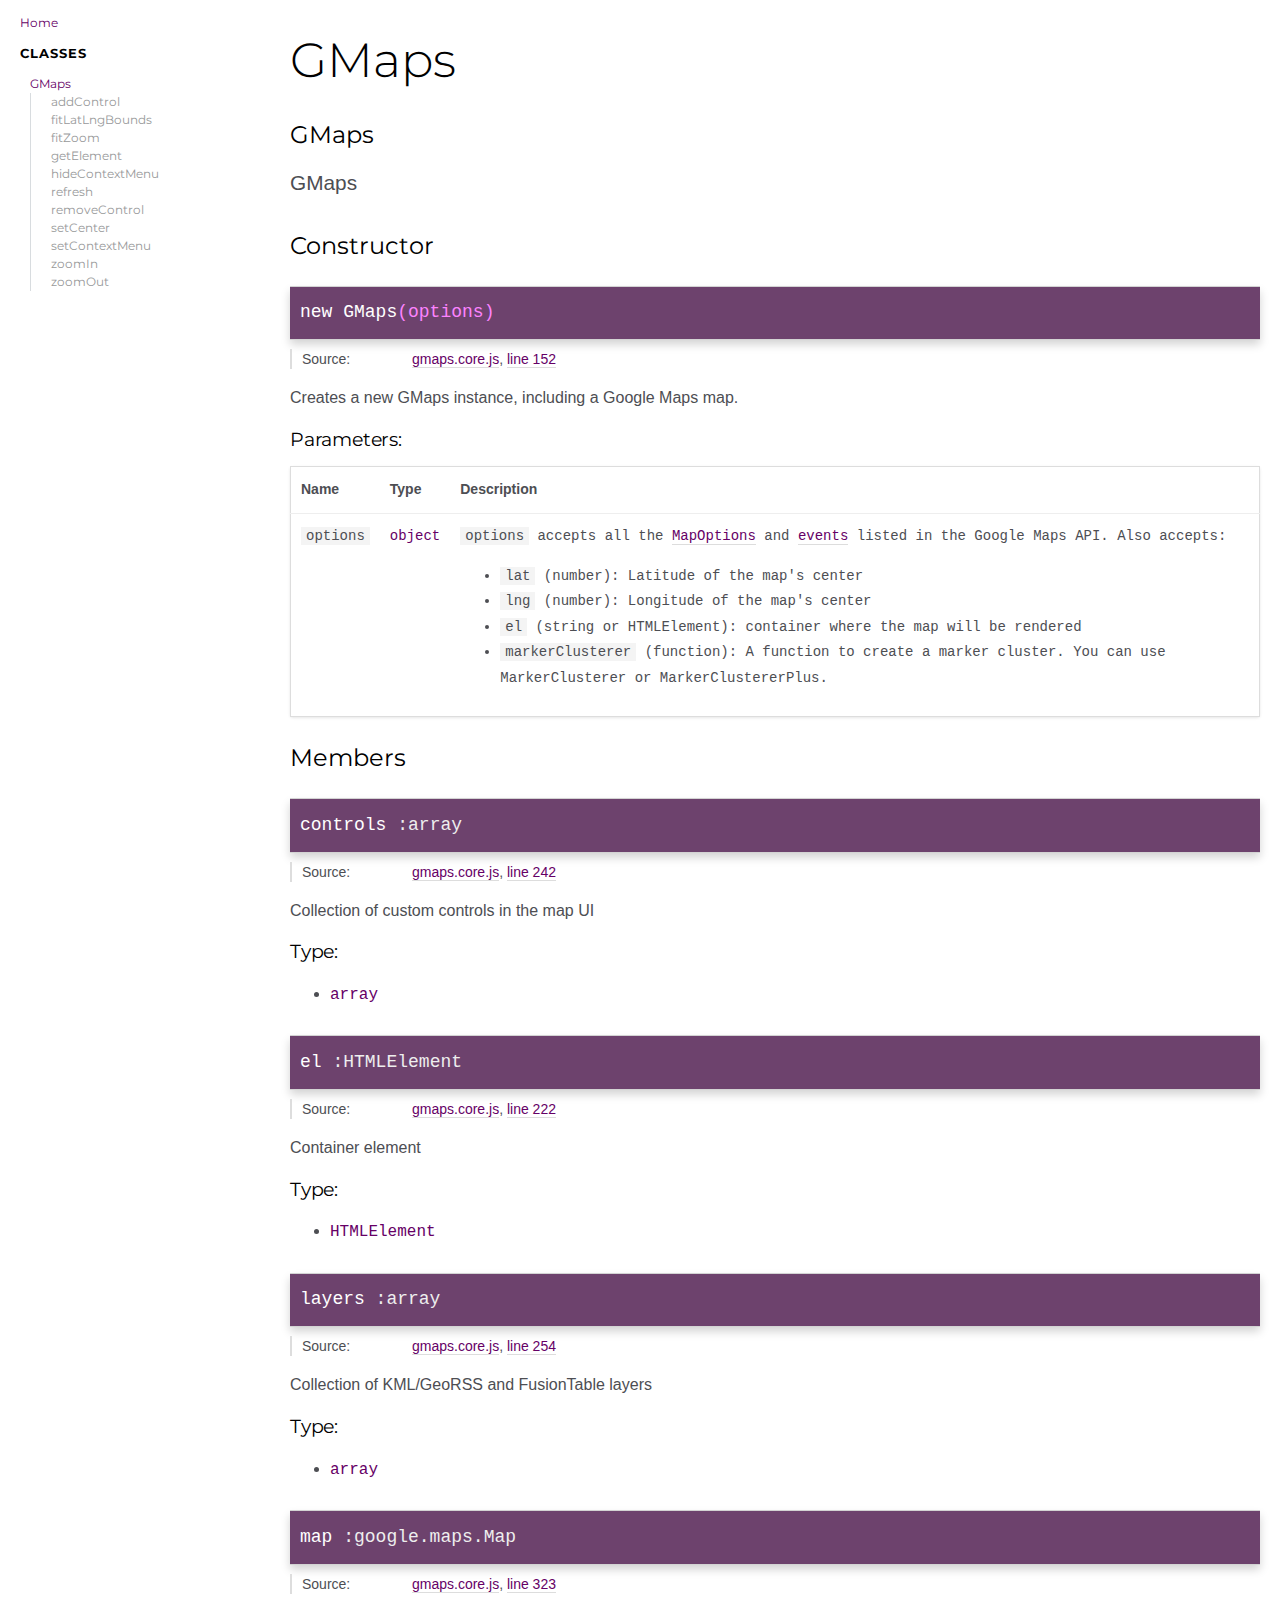
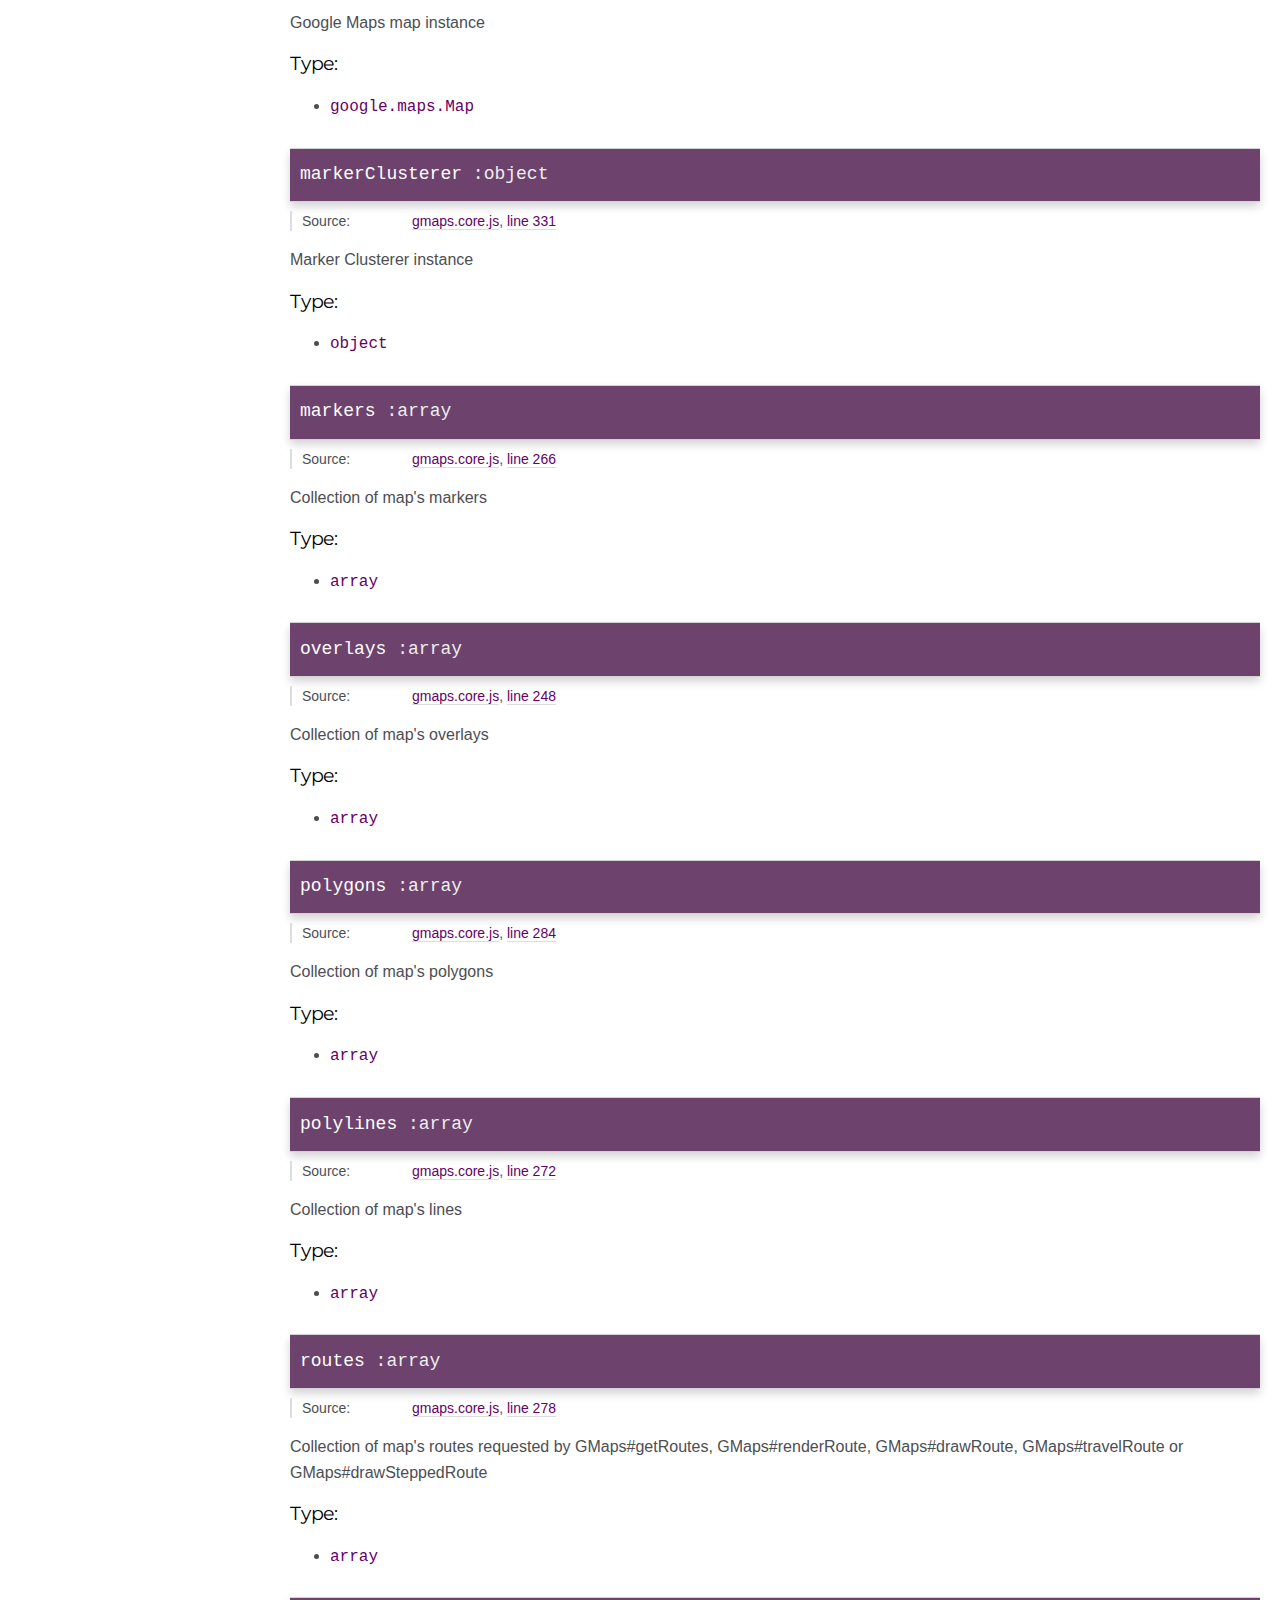
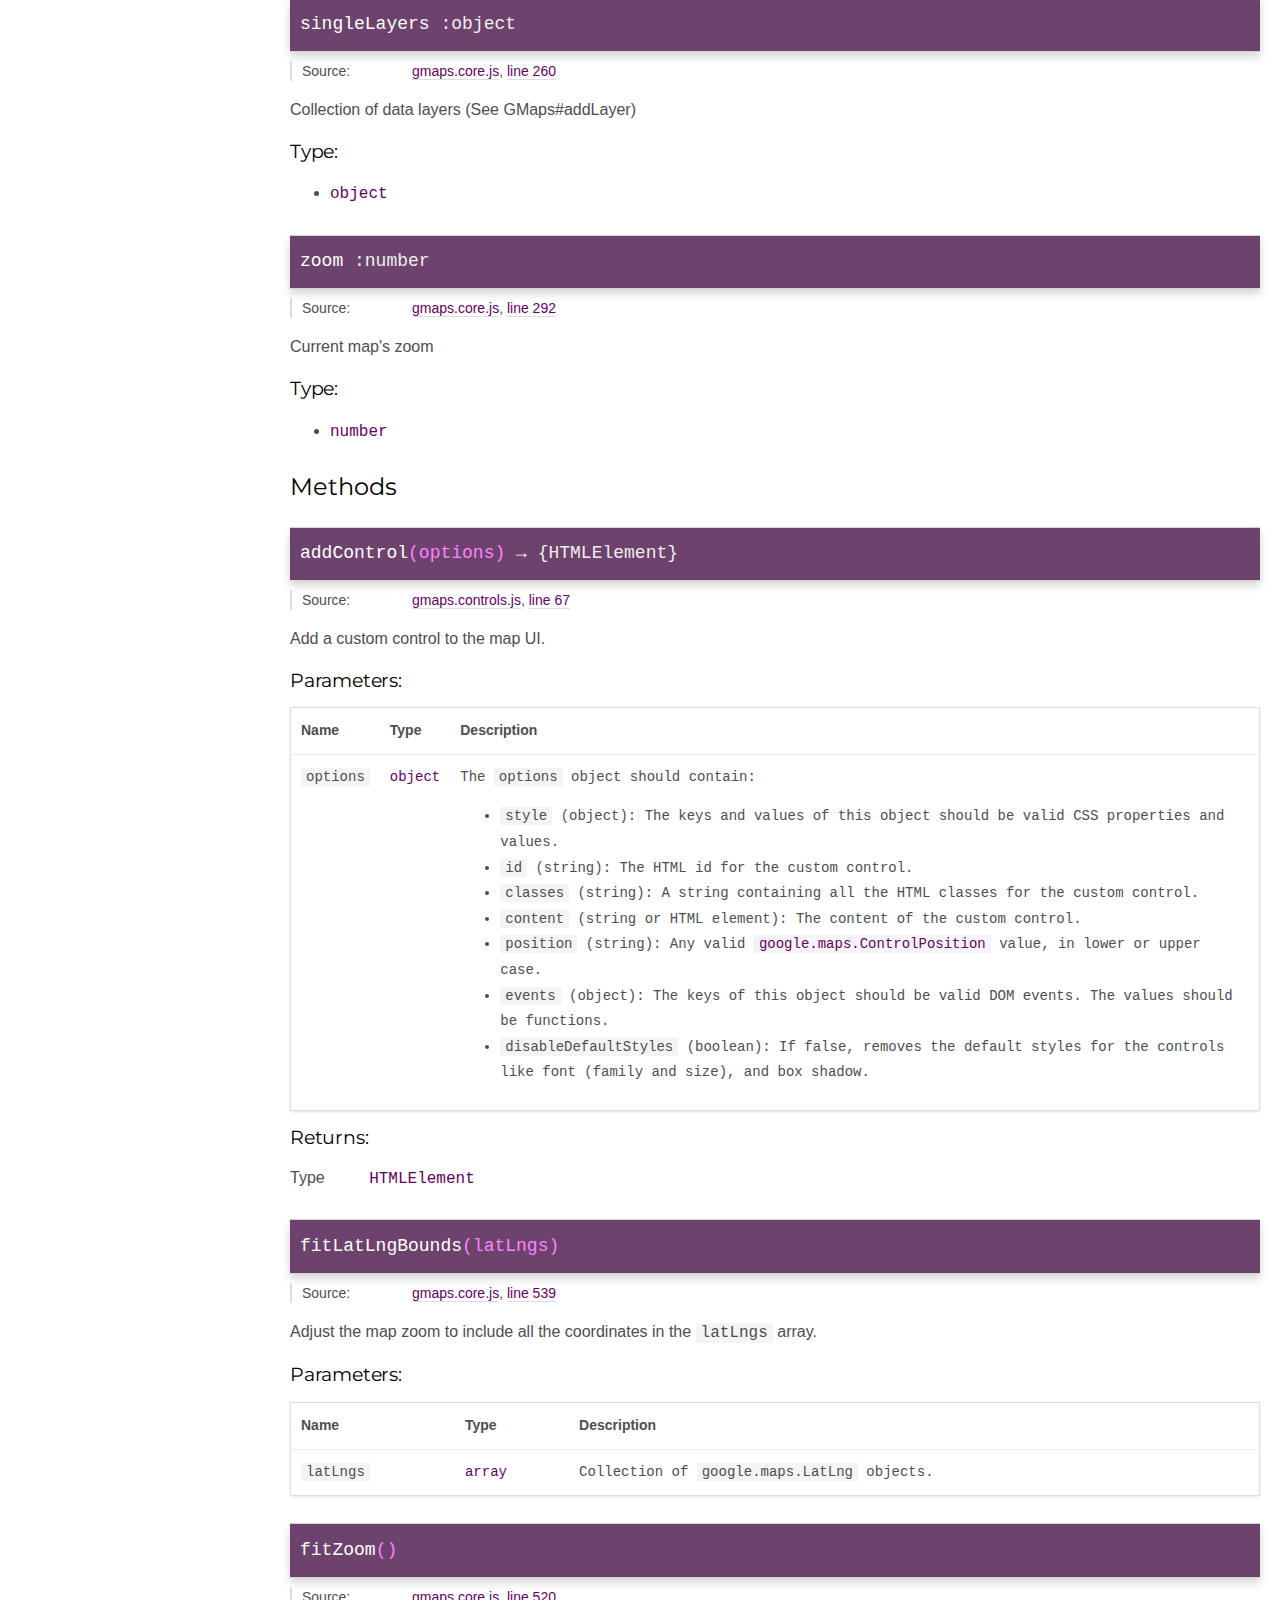
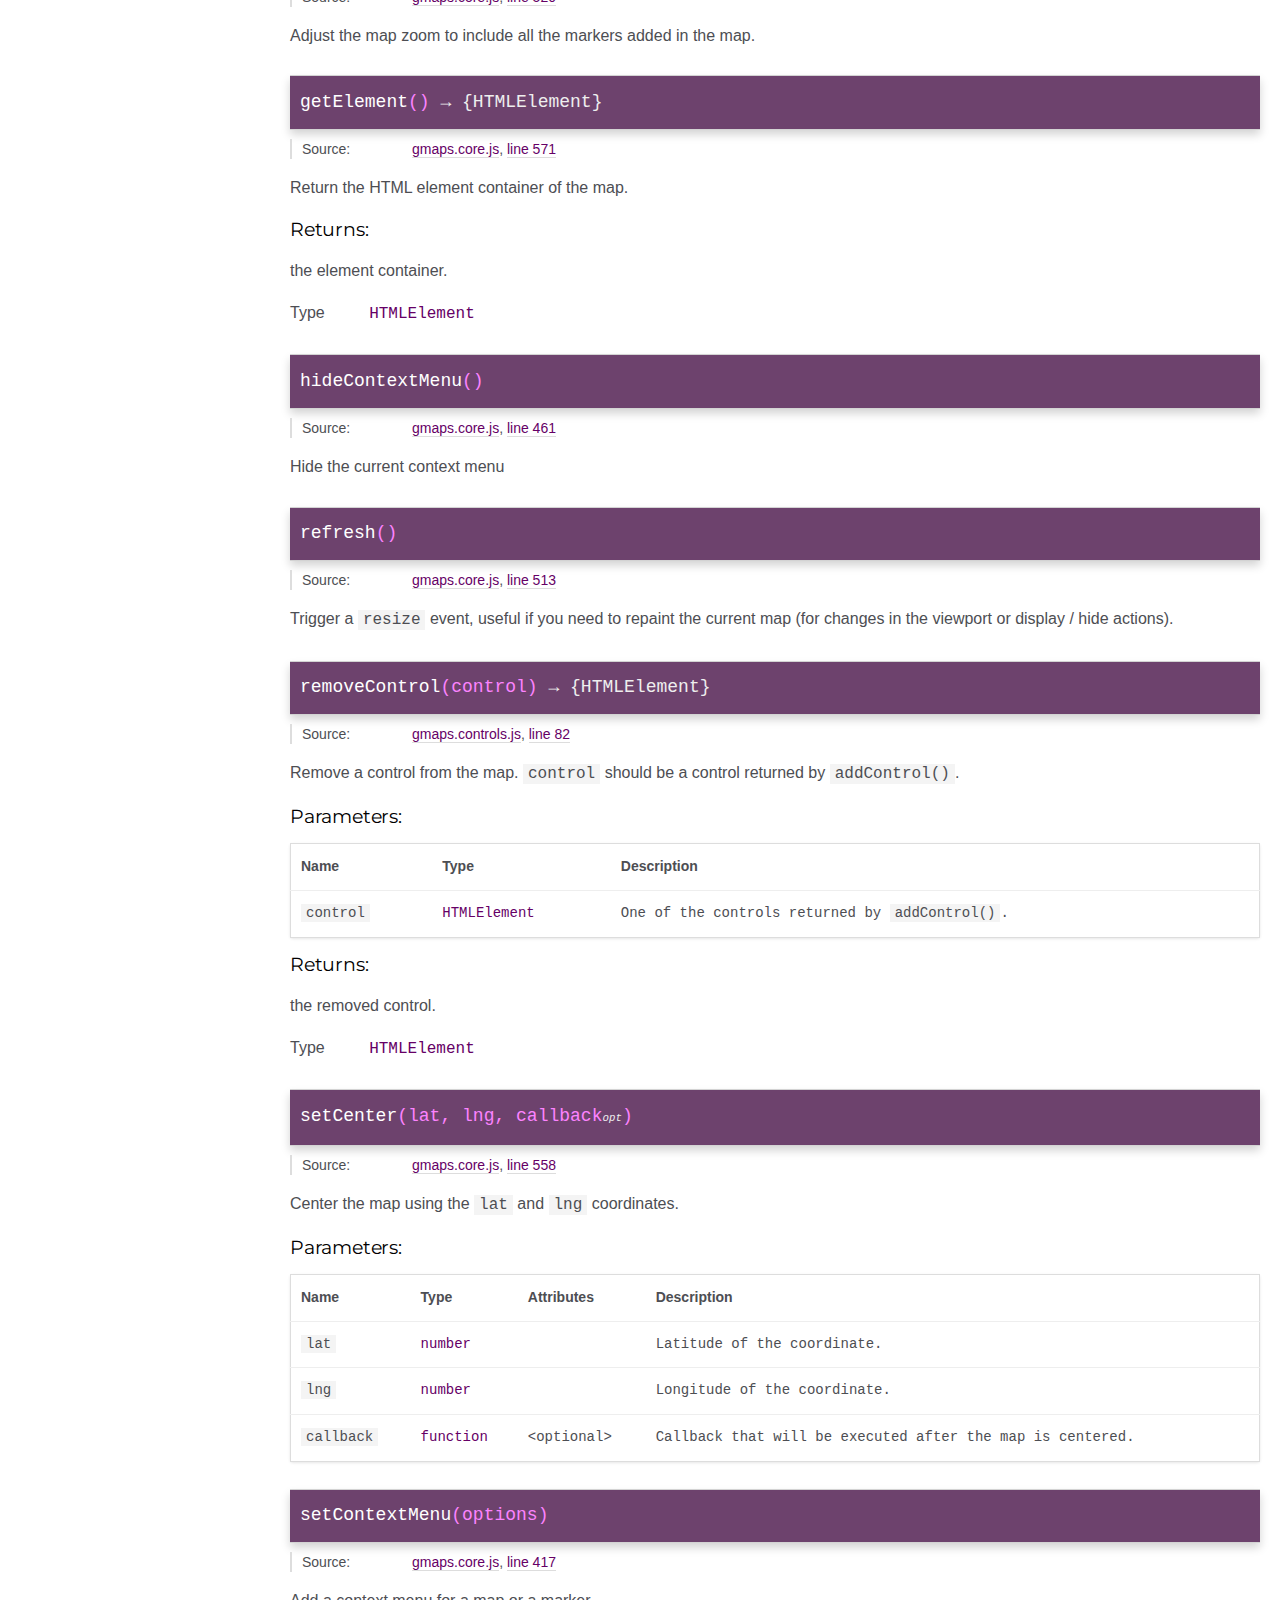
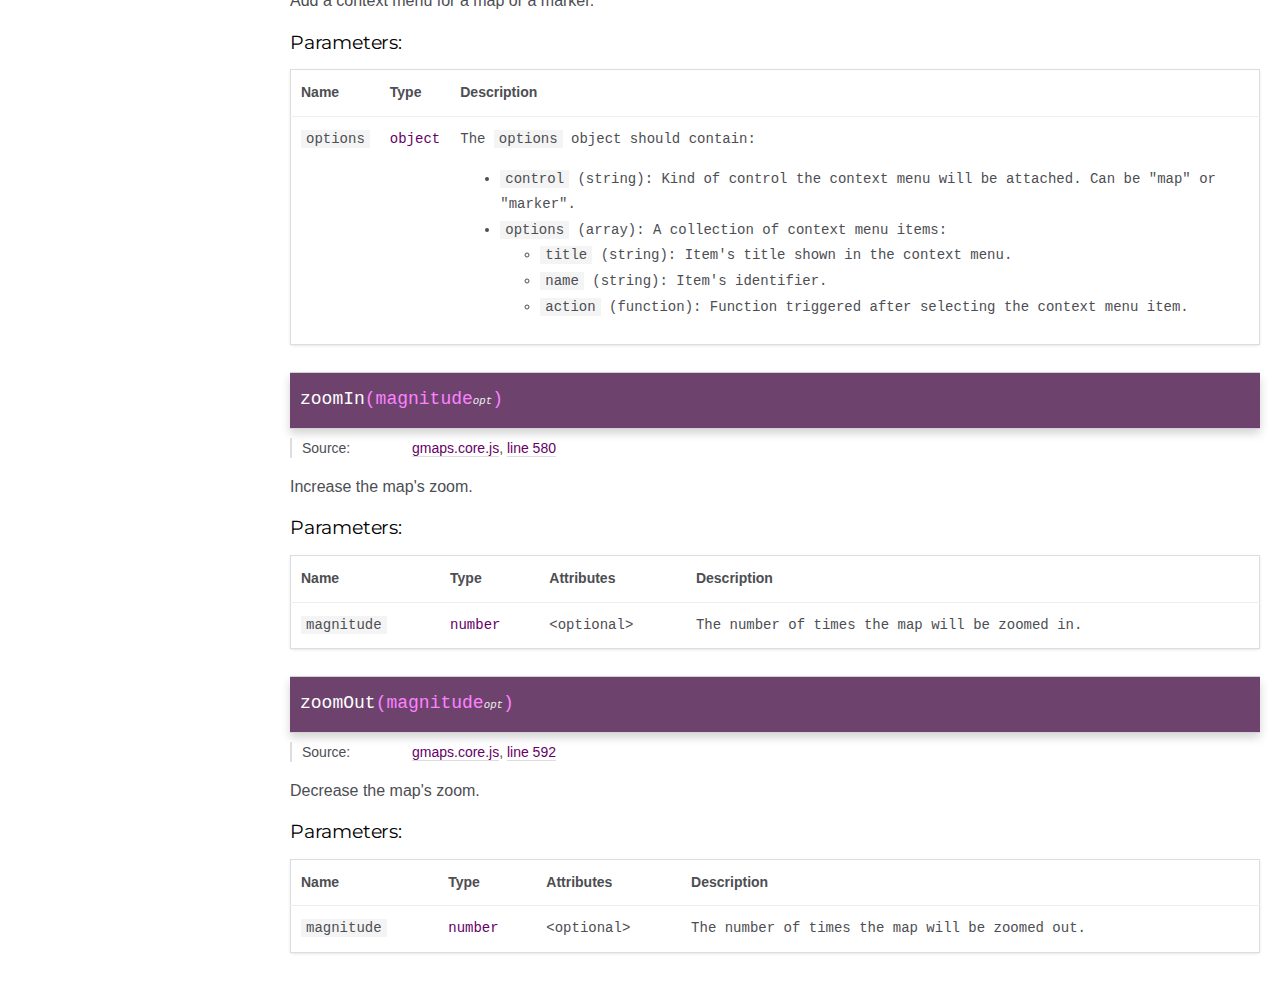
<file: scrolling/node_modules/gmaps/docs/GMaps.html>
<!DOCTYPE html>
<html lang="en">
<head>
    <meta charset="utf-8">
    <title>GMaps - Documentation</title>

    <script src="scripts/prettify/prettify.js"></script>
    <script src="scripts/prettify/lang-css.js"></script>
    <!--[if lt IE 9]>
      <script src="//html5shiv.googlecode.com/svn/trunk/html5.js"></script>
    <![endif]-->
    <link type="text/css" rel="stylesheet" href="https://code.ionicframework.com/ionicons/2.0.1/css/ionicons.min.css">
    <link type="text/css" rel="stylesheet" href="styles/prettify.css">
    <link type="text/css" rel="stylesheet" href="styles/jsdoc.css">
</head>
<body>

<input type="checkbox" id="nav-trigger" class="nav-trigger" />
<label for="nav-trigger" class="navicon-button x">
  <div class="navicon"></div>
</label>

<label for="nav-trigger" class="overlay"></label>

<nav>
    <h2><a href="index.html">Home</a></h2><h3>Classes</h3><ul><li><a href="GMaps.html">GMaps</a><ul class='methods'><li data-type='method'><a href="GMaps.html#addControl">addControl</a></li><li data-type='method'><a href="GMaps.html#fitLatLngBounds">fitLatLngBounds</a></li><li data-type='method'><a href="GMaps.html#fitZoom">fitZoom</a></li><li data-type='method'><a href="GMaps.html#getElement">getElement</a></li><li data-type='method'><a href="GMaps.html#hideContextMenu">hideContextMenu</a></li><li data-type='method'><a href="GMaps.html#refresh">refresh</a></li><li data-type='method'><a href="GMaps.html#removeControl">removeControl</a></li><li data-type='method'><a href="GMaps.html#setCenter">setCenter</a></li><li data-type='method'><a href="GMaps.html#setContextMenu">setContextMenu</a></li><li data-type='method'><a href="GMaps.html#zoomIn">zoomIn</a></li><li data-type='method'><a href="GMaps.html#zoomOut">zoomOut</a></li></ul></li></ul>
</nav>

<div id="main">
    
    <h1 class="page-title">GMaps</h1>
    

    




<section>

<header>
    
        <h2>
        GMaps
        </h2>
        
            <div class="class-description"><p>GMaps</p></div>
        
    
</header>

<article>
    <div class="container-overview">
    
        

    
    <h2>Constructor</h2>
    

    <h4 class="name" id="GMaps"><span class="type-signature"></span>new GMaps<span class="signature">(options)</span><span class="type-signature"></span></h4>

    




<dl class="details">

    
    <dt class="tag-source">Source:</dt>
    <dd class="tag-source"><ul class="dummy"><li>
        <a href="gmaps.core.js.html">gmaps.core.js</a>, <a href="gmaps.core.js.html#line152">line 152</a>
    </li></ul></dd>
    

    

    

    

    

    

    

    

    

    

    

    

    

    

    

    
</dl>





<div class="description">
    <p>Creates a new GMaps instance, including a Google Maps map.</p>
</div>











    <h5>Parameters:</h5>
    

<table class="params">
    <thead>
    <tr>
        
        <th>Name</th>
        

        <th>Type</th>

        

        

        <th class="last">Description</th>
    </tr>
    </thead>

    <tbody>
    

        <tr>
            
                <td class="name"><code>options</code></td>
            

            <td class="type">
            
                
<span class="param-type">object</span>


            
            </td>

            

            

            <td class="description last"><p><code>options</code> accepts all the <a href="https://developers.google.com/maps/documentation/javascript/reference#MapOptions">MapOptions</a> and <a href="https://developers.google.com/maps/documentation/javascript/reference#Map">events</a> listed in the Google Maps API. Also accepts:</p>
<ul>
<li><code>lat</code> (number): Latitude of the map's center</li>
<li><code>lng</code> (number): Longitude of the map's center</li>
<li><code>el</code> (string or HTMLElement): container where the map will be rendered</li>
<li><code>markerClusterer</code> (function): A function to create a marker cluster. You can use MarkerClusterer or MarkerClustererPlus.</li>
</ul></td>
        </tr>

    
    </tbody>
</table>
















    
    </div>

    

    

    

     

    

    
        <h3 class="subsection-title">Members</h3>

        
            
<h4 class="name" id="controls"><span class="type-signature"></span>controls<span class="type-signature"> :array</span></h4>





<dl class="details">

    
    <dt class="tag-source">Source:</dt>
    <dd class="tag-source"><ul class="dummy"><li>
        <a href="gmaps.core.js.html">gmaps.core.js</a>, <a href="gmaps.core.js.html#line242">line 242</a>
    </li></ul></dd>
    

    

    

    

    

    

    

    

    

    

    

    

    

    

    

    
</dl>





<div class="description">
    <p>Collection of custom controls in the map UI</p>
</div>



    <h5>Type:</h5>
    <ul>
        <li>
            
<span class="param-type">array</span>


        </li>
    </ul>






        
            
<h4 class="name" id="el"><span class="type-signature"></span>el<span class="type-signature"> :HTMLElement</span></h4>





<dl class="details">

    
    <dt class="tag-source">Source:</dt>
    <dd class="tag-source"><ul class="dummy"><li>
        <a href="gmaps.core.js.html">gmaps.core.js</a>, <a href="gmaps.core.js.html#line222">line 222</a>
    </li></ul></dd>
    

    

    

    

    

    

    

    

    

    

    

    

    

    

    

    
</dl>





<div class="description">
    <p>Container element</p>
</div>



    <h5>Type:</h5>
    <ul>
        <li>
            
<span class="param-type">HTMLElement</span>


        </li>
    </ul>






        
            
<h4 class="name" id="layers"><span class="type-signature"></span>layers<span class="type-signature"> :array</span></h4>





<dl class="details">

    
    <dt class="tag-source">Source:</dt>
    <dd class="tag-source"><ul class="dummy"><li>
        <a href="gmaps.core.js.html">gmaps.core.js</a>, <a href="gmaps.core.js.html#line254">line 254</a>
    </li></ul></dd>
    

    

    

    

    

    

    

    

    

    

    

    

    

    

    

    
</dl>





<div class="description">
    <p>Collection of KML/GeoRSS and FusionTable layers</p>
</div>



    <h5>Type:</h5>
    <ul>
        <li>
            
<span class="param-type">array</span>


        </li>
    </ul>






        
            
<h4 class="name" id="map"><span class="type-signature"></span>map<span class="type-signature"> :google.maps.Map</span></h4>





<dl class="details">

    
    <dt class="tag-source">Source:</dt>
    <dd class="tag-source"><ul class="dummy"><li>
        <a href="gmaps.core.js.html">gmaps.core.js</a>, <a href="gmaps.core.js.html#line323">line 323</a>
    </li></ul></dd>
    

    

    

    

    

    

    

    

    

    

    

    

    

    

    

    
</dl>





<div class="description">
    <p>Google Maps map instance</p>
</div>



    <h5>Type:</h5>
    <ul>
        <li>
            
<span class="param-type">google.maps.Map</span>


        </li>
    </ul>






        
            
<h4 class="name" id="markerClusterer"><span class="type-signature"></span>markerClusterer<span class="type-signature"> :object</span></h4>





<dl class="details">

    
    <dt class="tag-source">Source:</dt>
    <dd class="tag-source"><ul class="dummy"><li>
        <a href="gmaps.core.js.html">gmaps.core.js</a>, <a href="gmaps.core.js.html#line331">line 331</a>
    </li></ul></dd>
    

    

    

    

    

    

    

    

    

    

    

    

    

    

    

    
</dl>





<div class="description">
    <p>Marker Clusterer instance</p>
</div>



    <h5>Type:</h5>
    <ul>
        <li>
            
<span class="param-type">object</span>


        </li>
    </ul>






        
            
<h4 class="name" id="markers"><span class="type-signature"></span>markers<span class="type-signature"> :array</span></h4>





<dl class="details">

    
    <dt class="tag-source">Source:</dt>
    <dd class="tag-source"><ul class="dummy"><li>
        <a href="gmaps.core.js.html">gmaps.core.js</a>, <a href="gmaps.core.js.html#line266">line 266</a>
    </li></ul></dd>
    

    

    

    

    

    

    

    

    

    

    

    

    

    

    

    
</dl>





<div class="description">
    <p>Collection of map's markers</p>
</div>



    <h5>Type:</h5>
    <ul>
        <li>
            
<span class="param-type">array</span>


        </li>
    </ul>






        
            
<h4 class="name" id="overlays"><span class="type-signature"></span>overlays<span class="type-signature"> :array</span></h4>





<dl class="details">

    
    <dt class="tag-source">Source:</dt>
    <dd class="tag-source"><ul class="dummy"><li>
        <a href="gmaps.core.js.html">gmaps.core.js</a>, <a href="gmaps.core.js.html#line248">line 248</a>
    </li></ul></dd>
    

    

    

    

    

    

    

    

    

    

    

    

    

    

    

    
</dl>





<div class="description">
    <p>Collection of map's overlays</p>
</div>



    <h5>Type:</h5>
    <ul>
        <li>
            
<span class="param-type">array</span>


        </li>
    </ul>






        
            
<h4 class="name" id="polygons"><span class="type-signature"></span>polygons<span class="type-signature"> :array</span></h4>





<dl class="details">

    
    <dt class="tag-source">Source:</dt>
    <dd class="tag-source"><ul class="dummy"><li>
        <a href="gmaps.core.js.html">gmaps.core.js</a>, <a href="gmaps.core.js.html#line284">line 284</a>
    </li></ul></dd>
    

    

    

    

    

    

    

    

    

    

    

    

    

    

    

    
</dl>





<div class="description">
    <p>Collection of map's polygons</p>
</div>



    <h5>Type:</h5>
    <ul>
        <li>
            
<span class="param-type">array</span>


        </li>
    </ul>






        
            
<h4 class="name" id="polylines"><span class="type-signature"></span>polylines<span class="type-signature"> :array</span></h4>





<dl class="details">

    
    <dt class="tag-source">Source:</dt>
    <dd class="tag-source"><ul class="dummy"><li>
        <a href="gmaps.core.js.html">gmaps.core.js</a>, <a href="gmaps.core.js.html#line272">line 272</a>
    </li></ul></dd>
    

    

    

    

    

    

    

    

    

    

    

    

    

    

    

    
</dl>





<div class="description">
    <p>Collection of map's lines</p>
</div>



    <h5>Type:</h5>
    <ul>
        <li>
            
<span class="param-type">array</span>


        </li>
    </ul>






        
            
<h4 class="name" id="routes"><span class="type-signature"></span>routes<span class="type-signature"> :array</span></h4>





<dl class="details">

    
    <dt class="tag-source">Source:</dt>
    <dd class="tag-source"><ul class="dummy"><li>
        <a href="gmaps.core.js.html">gmaps.core.js</a>, <a href="gmaps.core.js.html#line278">line 278</a>
    </li></ul></dd>
    

    

    

    

    

    

    

    

    

    

    

    

    

    

    

    
</dl>





<div class="description">
    <p>Collection of map's routes requested by GMaps#getRoutes, GMaps#renderRoute, GMaps#drawRoute, GMaps#travelRoute or GMaps#drawSteppedRoute</p>
</div>



    <h5>Type:</h5>
    <ul>
        <li>
            
<span class="param-type">array</span>


        </li>
    </ul>






        
            
<h4 class="name" id="singleLayers"><span class="type-signature"></span>singleLayers<span class="type-signature"> :object</span></h4>





<dl class="details">

    
    <dt class="tag-source">Source:</dt>
    <dd class="tag-source"><ul class="dummy"><li>
        <a href="gmaps.core.js.html">gmaps.core.js</a>, <a href="gmaps.core.js.html#line260">line 260</a>
    </li></ul></dd>
    

    

    

    

    

    

    

    

    

    

    

    

    

    

    

    
</dl>





<div class="description">
    <p>Collection of data layers (See GMaps#addLayer)</p>
</div>



    <h5>Type:</h5>
    <ul>
        <li>
            
<span class="param-type">object</span>


        </li>
    </ul>






        
            
<h4 class="name" id="zoom"><span class="type-signature"></span>zoom<span class="type-signature"> :number</span></h4>





<dl class="details">

    
    <dt class="tag-source">Source:</dt>
    <dd class="tag-source"><ul class="dummy"><li>
        <a href="gmaps.core.js.html">gmaps.core.js</a>, <a href="gmaps.core.js.html#line292">line 292</a>
    </li></ul></dd>
    

    

    

    

    

    

    

    

    

    

    

    

    

    

    

    
</dl>





<div class="description">
    <p>Current map's zoom</p>
</div>



    <h5>Type:</h5>
    <ul>
        <li>
            
<span class="param-type">number</span>


        </li>
    </ul>






        
    

    
        <h3 class="subsection-title">Methods</h3>

        
            

    

    <h4 class="name" id="addControl"><span class="type-signature"></span>addControl<span class="signature">(options)</span><span class="type-signature"> &rarr; {HTMLElement}</span></h4>

    




<dl class="details">

    
    <dt class="tag-source">Source:</dt>
    <dd class="tag-source"><ul class="dummy"><li>
        <a href="gmaps.controls.js.html">gmaps.controls.js</a>, <a href="gmaps.controls.js.html#line67">line 67</a>
    </li></ul></dd>
    

    

    

    

    

    

    

    

    

    

    

    

    

    

    

    
</dl>





<div class="description">
    <p>Add a custom control to the map UI.</p>
</div>











    <h5>Parameters:</h5>
    

<table class="params">
    <thead>
    <tr>
        
        <th>Name</th>
        

        <th>Type</th>

        

        

        <th class="last">Description</th>
    </tr>
    </thead>

    <tbody>
    

        <tr>
            
                <td class="name"><code>options</code></td>
            

            <td class="type">
            
                
<span class="param-type">object</span>


            
            </td>

            

            

            <td class="description last"><p>The <code>options</code> object should contain:</p>
<ul>
<li><code>style</code> (object): The keys and values of this object should be valid CSS properties and values.</li>
<li><code>id</code> (string): The HTML id for the custom control.</li>
<li><code>classes</code> (string): A string containing all the HTML classes for the custom control.</li>
<li><code>content</code> (string or HTML element): The content of the custom control.</li>
<li><code>position</code> (string): Any valid <a href="https://developers.google.com/maps/documentation/javascript/controls#ControlPositioning"><code>google.maps.ControlPosition</code></a> value, in lower or upper case.</li>
<li><code>events</code> (object): The keys of this object should be valid DOM events. The values should be functions.</li>
<li><code>disableDefaultStyles</code> (boolean): If false, removes the default styles for the controls like font (family and size), and box shadow.</li>
</ul></td>
        </tr>

    
    </tbody>
</table>














<h5>Returns:</h5>

        


<dl class="param-type">
    <dt>
        Type
    </dt>
    <dd>
        
<span class="param-type">HTMLElement</span>


    </dd>
</dl>

    


        
            

    

    <h4 class="name" id="fitLatLngBounds"><span class="type-signature"></span>fitLatLngBounds<span class="signature">(latLngs)</span><span class="type-signature"></span></h4>

    




<dl class="details">

    
    <dt class="tag-source">Source:</dt>
    <dd class="tag-source"><ul class="dummy"><li>
        <a href="gmaps.core.js.html">gmaps.core.js</a>, <a href="gmaps.core.js.html#line539">line 539</a>
    </li></ul></dd>
    

    

    

    

    

    

    

    

    

    

    

    

    

    

    

    
</dl>





<div class="description">
    <p>Adjust the map zoom to include all the coordinates in the <code>latLngs</code> array.</p>
</div>











    <h5>Parameters:</h5>
    

<table class="params">
    <thead>
    <tr>
        
        <th>Name</th>
        

        <th>Type</th>

        

        

        <th class="last">Description</th>
    </tr>
    </thead>

    <tbody>
    

        <tr>
            
                <td class="name"><code>latLngs</code></td>
            

            <td class="type">
            
                
<span class="param-type">array</span>


            
            </td>

            

            

            <td class="description last"><p>Collection of <code>google.maps.LatLng</code> objects.</p></td>
        </tr>

    
    </tbody>
</table>
















        
            

    

    <h4 class="name" id="fitZoom"><span class="type-signature"></span>fitZoom<span class="signature">()</span><span class="type-signature"></span></h4>

    




<dl class="details">

    
    <dt class="tag-source">Source:</dt>
    <dd class="tag-source"><ul class="dummy"><li>
        <a href="gmaps.core.js.html">gmaps.core.js</a>, <a href="gmaps.core.js.html#line520">line 520</a>
    </li></ul></dd>
    

    

    

    

    

    

    

    

    

    

    

    

    

    

    

    
</dl>





<div class="description">
    <p>Adjust the map zoom to include all the markers added in the map.</p>
</div>

























        
            

    

    <h4 class="name" id="getElement"><span class="type-signature"></span>getElement<span class="signature">()</span><span class="type-signature"> &rarr; {HTMLElement}</span></h4>

    




<dl class="details">

    
    <dt class="tag-source">Source:</dt>
    <dd class="tag-source"><ul class="dummy"><li>
        <a href="gmaps.core.js.html">gmaps.core.js</a>, <a href="gmaps.core.js.html#line571">line 571</a>
    </li></ul></dd>
    

    

    

    

    

    

    

    

    

    

    

    

    

    

    

    
</dl>





<div class="description">
    <p>Return the HTML element container of the map.</p>
</div>























<h5>Returns:</h5>

        
<div class="param-desc">
    <p>the element container.</p>
</div>



<dl class="param-type">
    <dt>
        Type
    </dt>
    <dd>
        
<span class="param-type">HTMLElement</span>


    </dd>
</dl>

    


        
            

    

    <h4 class="name" id="hideContextMenu"><span class="type-signature"></span>hideContextMenu<span class="signature">()</span><span class="type-signature"></span></h4>

    




<dl class="details">

    
    <dt class="tag-source">Source:</dt>
    <dd class="tag-source"><ul class="dummy"><li>
        <a href="gmaps.core.js.html">gmaps.core.js</a>, <a href="gmaps.core.js.html#line461">line 461</a>
    </li></ul></dd>
    

    

    

    

    

    

    

    

    

    

    

    

    

    

    

    
</dl>





<div class="description">
    <p>Hide the current context menu</p>
</div>

























        
            

    

    <h4 class="name" id="refresh"><span class="type-signature"></span>refresh<span class="signature">()</span><span class="type-signature"></span></h4>

    




<dl class="details">

    
    <dt class="tag-source">Source:</dt>
    <dd class="tag-source"><ul class="dummy"><li>
        <a href="gmaps.core.js.html">gmaps.core.js</a>, <a href="gmaps.core.js.html#line513">line 513</a>
    </li></ul></dd>
    

    

    

    

    

    

    

    

    

    

    

    

    

    

    

    
</dl>





<div class="description">
    <p>Trigger a <code>resize</code> event, useful if you need to repaint the current map (for changes in the viewport or display / hide actions).</p>
</div>

























        
            

    

    <h4 class="name" id="removeControl"><span class="type-signature"></span>removeControl<span class="signature">(control)</span><span class="type-signature"> &rarr; {HTMLElement}</span></h4>

    




<dl class="details">

    
    <dt class="tag-source">Source:</dt>
    <dd class="tag-source"><ul class="dummy"><li>
        <a href="gmaps.controls.js.html">gmaps.controls.js</a>, <a href="gmaps.controls.js.html#line82">line 82</a>
    </li></ul></dd>
    

    

    

    

    

    

    

    

    

    

    

    

    

    

    

    
</dl>





<div class="description">
    <p>Remove a control from the map. <code>control</code> should be a control returned by <code>addControl()</code>.</p>
</div>











    <h5>Parameters:</h5>
    

<table class="params">
    <thead>
    <tr>
        
        <th>Name</th>
        

        <th>Type</th>

        

        

        <th class="last">Description</th>
    </tr>
    </thead>

    <tbody>
    

        <tr>
            
                <td class="name"><code>control</code></td>
            

            <td class="type">
            
                
<span class="param-type">HTMLElement</span>


            
            </td>

            

            

            <td class="description last"><p>One of the controls returned by <code>addControl()</code>.</p></td>
        </tr>

    
    </tbody>
</table>














<h5>Returns:</h5>

        
<div class="param-desc">
    <p>the removed control.</p>
</div>



<dl class="param-type">
    <dt>
        Type
    </dt>
    <dd>
        
<span class="param-type">HTMLElement</span>


    </dd>
</dl>

    


        
            

    

    <h4 class="name" id="setCenter"><span class="type-signature"></span>setCenter<span class="signature">(lat, lng, callback<span class="signature-attributes">opt</span>)</span><span class="type-signature"></span></h4>

    




<dl class="details">

    
    <dt class="tag-source">Source:</dt>
    <dd class="tag-source"><ul class="dummy"><li>
        <a href="gmaps.core.js.html">gmaps.core.js</a>, <a href="gmaps.core.js.html#line558">line 558</a>
    </li></ul></dd>
    

    

    

    

    

    

    

    

    

    

    

    

    

    

    

    
</dl>





<div class="description">
    <p>Center the map using the <code>lat</code> and <code>lng</code> coordinates.</p>
</div>











    <h5>Parameters:</h5>
    

<table class="params">
    <thead>
    <tr>
        
        <th>Name</th>
        

        <th>Type</th>

        
        <th>Attributes</th>
        

        

        <th class="last">Description</th>
    </tr>
    </thead>

    <tbody>
    

        <tr>
            
                <td class="name"><code>lat</code></td>
            

            <td class="type">
            
                
<span class="param-type">number</span>


            
            </td>

            
                <td class="attributes">
                

                

                
                </td>
            

            

            <td class="description last"><p>Latitude of the coordinate.</p></td>
        </tr>

    

        <tr>
            
                <td class="name"><code>lng</code></td>
            

            <td class="type">
            
                
<span class="param-type">number</span>


            
            </td>

            
                <td class="attributes">
                

                

                
                </td>
            

            

            <td class="description last"><p>Longitude of the coordinate.</p></td>
        </tr>

    

        <tr>
            
                <td class="name"><code>callback</code></td>
            

            <td class="type">
            
                
<span class="param-type">function</span>


            
            </td>

            
                <td class="attributes">
                
                    &lt;optional><br>
                

                

                
                </td>
            

            

            <td class="description last"><p>Callback that will be executed after the map is centered.</p></td>
        </tr>

    
    </tbody>
</table>
















        
            

    

    <h4 class="name" id="setContextMenu"><span class="type-signature"></span>setContextMenu<span class="signature">(options)</span><span class="type-signature"></span></h4>

    




<dl class="details">

    
    <dt class="tag-source">Source:</dt>
    <dd class="tag-source"><ul class="dummy"><li>
        <a href="gmaps.core.js.html">gmaps.core.js</a>, <a href="gmaps.core.js.html#line417">line 417</a>
    </li></ul></dd>
    

    

    

    

    

    

    

    

    

    

    

    

    

    

    

    
</dl>





<div class="description">
    <p>Add a context menu for a map or a marker.</p>
</div>











    <h5>Parameters:</h5>
    

<table class="params">
    <thead>
    <tr>
        
        <th>Name</th>
        

        <th>Type</th>

        

        

        <th class="last">Description</th>
    </tr>
    </thead>

    <tbody>
    

        <tr>
            
                <td class="name"><code>options</code></td>
            

            <td class="type">
            
                
<span class="param-type">object</span>


            
            </td>

            

            

            <td class="description last"><p>The <code>options</code> object should contain:</p>
<ul>
<li><code>control</code> (string): Kind of control the context menu will be attached. Can be &quot;map&quot; or &quot;marker&quot;.</li>
<li><code>options</code> (array): A collection of context menu items:<ul>
<li><code>title</code> (string): Item's title shown in the context menu.</li>
<li><code>name</code> (string): Item's identifier.</li>
<li><code>action</code> (function): Function triggered after selecting the context menu item.</li>
</ul>
</li>
</ul></td>
        </tr>

    
    </tbody>
</table>
















        
            

    

    <h4 class="name" id="zoomIn"><span class="type-signature"></span>zoomIn<span class="signature">(magnitude<span class="signature-attributes">opt</span>)</span><span class="type-signature"></span></h4>

    




<dl class="details">

    
    <dt class="tag-source">Source:</dt>
    <dd class="tag-source"><ul class="dummy"><li>
        <a href="gmaps.core.js.html">gmaps.core.js</a>, <a href="gmaps.core.js.html#line580">line 580</a>
    </li></ul></dd>
    

    

    

    

    

    

    

    

    

    

    

    

    

    

    

    
</dl>





<div class="description">
    <p>Increase the map's zoom.</p>
</div>











    <h5>Parameters:</h5>
    

<table class="params">
    <thead>
    <tr>
        
        <th>Name</th>
        

        <th>Type</th>

        
        <th>Attributes</th>
        

        

        <th class="last">Description</th>
    </tr>
    </thead>

    <tbody>
    

        <tr>
            
                <td class="name"><code>magnitude</code></td>
            

            <td class="type">
            
                
<span class="param-type">number</span>


            
            </td>

            
                <td class="attributes">
                
                    &lt;optional><br>
                

                

                
                </td>
            

            

            <td class="description last"><p>The number of times the map will be zoomed in.</p></td>
        </tr>

    
    </tbody>
</table>
















        
            

    

    <h4 class="name" id="zoomOut"><span class="type-signature"></span>zoomOut<span class="signature">(magnitude<span class="signature-attributes">opt</span>)</span><span class="type-signature"></span></h4>

    




<dl class="details">

    
    <dt class="tag-source">Source:</dt>
    <dd class="tag-source"><ul class="dummy"><li>
        <a href="gmaps.core.js.html">gmaps.core.js</a>, <a href="gmaps.core.js.html#line592">line 592</a>
    </li></ul></dd>
    

    

    

    

    

    

    

    

    

    

    

    

    

    

    

    
</dl>





<div class="description">
    <p>Decrease the map's zoom.</p>
</div>











    <h5>Parameters:</h5>
    

<table class="params">
    <thead>
    <tr>
        
        <th>Name</th>
        

        <th>Type</th>

        
        <th>Attributes</th>
        

        

        <th class="last">Description</th>
    </tr>
    </thead>

    <tbody>
    

        <tr>
            
                <td class="name"><code>magnitude</code></td>
            

            <td class="type">
            
                
<span class="param-type">number</span>


            
            </td>

            
                <td class="attributes">
                
                    &lt;optional><br>
                

                

                
                </td>
            

            

            <td class="description last"><p>The number of times the map will be zoomed out.</p></td>
        </tr>

    
    </tbody>
</table>
















        
    

    

    
</article>

</section>




</div>

<br class="clear">

<footer>
    Documentation generated by <a href="https://github.com/jsdoc3/jsdoc">JSDoc 3.4.0</a> on Sun Apr 03 2016 18:36:23 GMT-0400 (EDT) using the Minami theme.
</footer>

<script>prettyPrint();</script>
<script src="scripts/linenumber.js"></script>
</body>
</html>
</file>
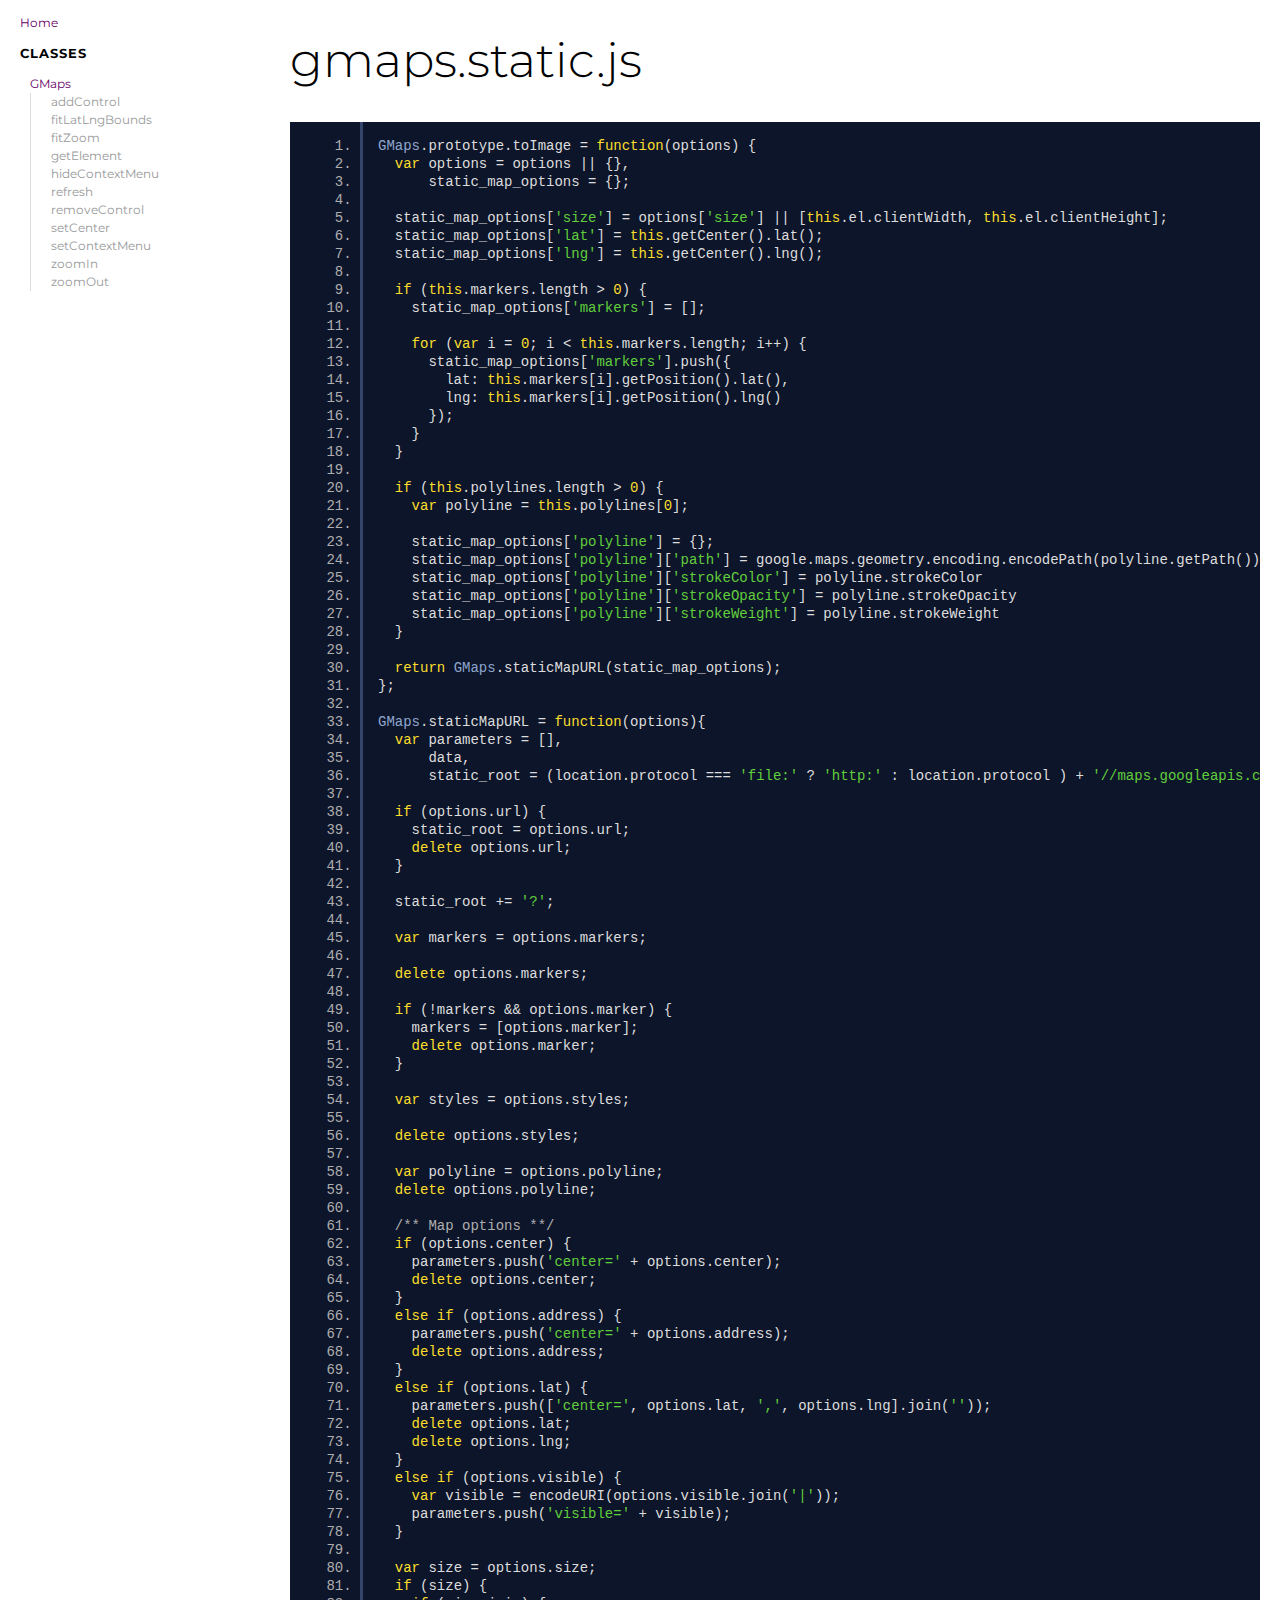
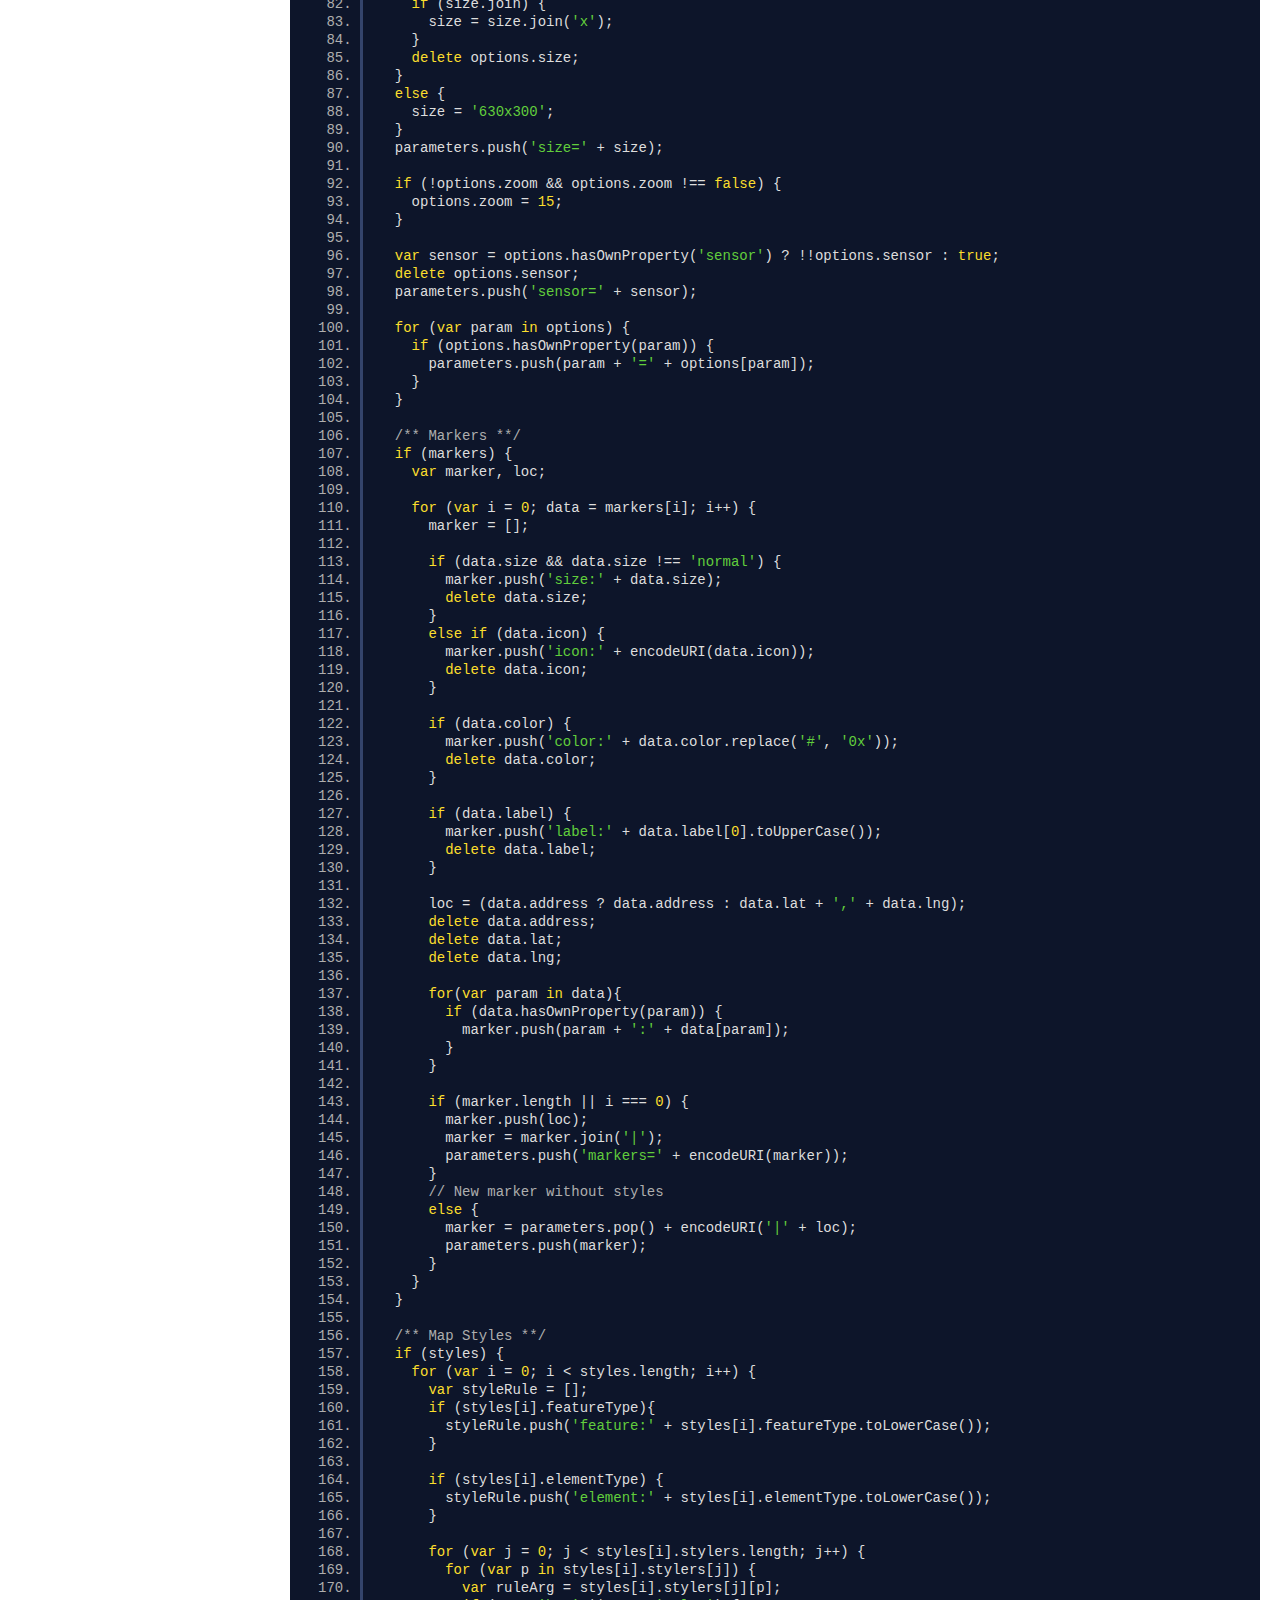
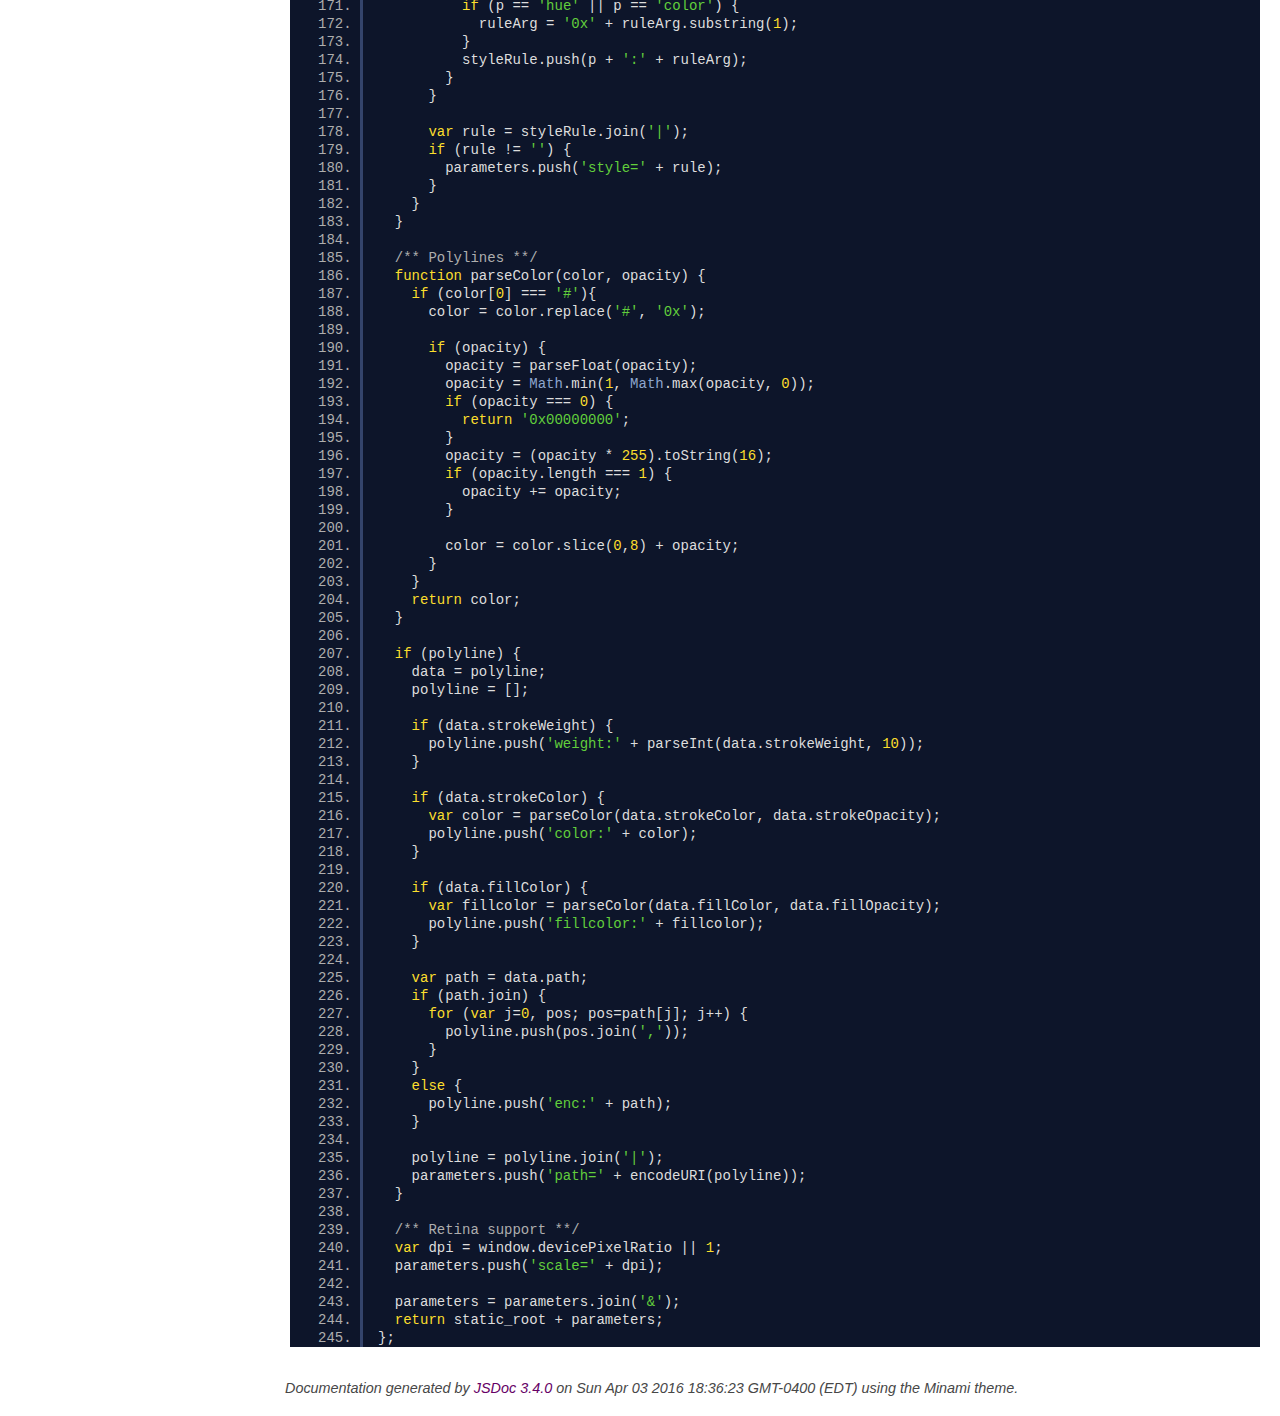
<file: scrolling/node_modules/gmaps/docs/gmaps.static.js.html>
<!DOCTYPE html>
<html lang="en">
<head>
    <meta charset="utf-8">
    <title>gmaps.static.js - Documentation</title>

    <script src="scripts/prettify/prettify.js"></script>
    <script src="scripts/prettify/lang-css.js"></script>
    <!--[if lt IE 9]>
      <script src="//html5shiv.googlecode.com/svn/trunk/html5.js"></script>
    <![endif]-->
    <link type="text/css" rel="stylesheet" href="https://code.ionicframework.com/ionicons/2.0.1/css/ionicons.min.css">
    <link type="text/css" rel="stylesheet" href="styles/prettify.css">
    <link type="text/css" rel="stylesheet" href="styles/jsdoc.css">
</head>
<body>

<input type="checkbox" id="nav-trigger" class="nav-trigger" />
<label for="nav-trigger" class="navicon-button x">
  <div class="navicon"></div>
</label>

<label for="nav-trigger" class="overlay"></label>

<nav>
    <h2><a href="index.html">Home</a></h2><h3>Classes</h3><ul><li><a href="GMaps.html">GMaps</a><ul class='methods'><li data-type='method'><a href="GMaps.html#addControl">addControl</a></li><li data-type='method'><a href="GMaps.html#fitLatLngBounds">fitLatLngBounds</a></li><li data-type='method'><a href="GMaps.html#fitZoom">fitZoom</a></li><li data-type='method'><a href="GMaps.html#getElement">getElement</a></li><li data-type='method'><a href="GMaps.html#hideContextMenu">hideContextMenu</a></li><li data-type='method'><a href="GMaps.html#refresh">refresh</a></li><li data-type='method'><a href="GMaps.html#removeControl">removeControl</a></li><li data-type='method'><a href="GMaps.html#setCenter">setCenter</a></li><li data-type='method'><a href="GMaps.html#setContextMenu">setContextMenu</a></li><li data-type='method'><a href="GMaps.html#zoomIn">zoomIn</a></li><li data-type='method'><a href="GMaps.html#zoomOut">zoomOut</a></li></ul></li></ul>
</nav>

<div id="main">
    
    <h1 class="page-title">gmaps.static.js</h1>
    

    



    
    <section>
        <article>
            <pre class="prettyprint source linenums"><code>GMaps.prototype.toImage = function(options) {
  var options = options || {},
      static_map_options = {};

  static_map_options['size'] = options['size'] || [this.el.clientWidth, this.el.clientHeight];
  static_map_options['lat'] = this.getCenter().lat();
  static_map_options['lng'] = this.getCenter().lng();

  if (this.markers.length > 0) {
    static_map_options['markers'] = [];
    
    for (var i = 0; i &lt; this.markers.length; i++) {
      static_map_options['markers'].push({
        lat: this.markers[i].getPosition().lat(),
        lng: this.markers[i].getPosition().lng()
      });
    }
  }

  if (this.polylines.length > 0) {
    var polyline = this.polylines[0];
    
    static_map_options['polyline'] = {};
    static_map_options['polyline']['path'] = google.maps.geometry.encoding.encodePath(polyline.getPath());
    static_map_options['polyline']['strokeColor'] = polyline.strokeColor
    static_map_options['polyline']['strokeOpacity'] = polyline.strokeOpacity
    static_map_options['polyline']['strokeWeight'] = polyline.strokeWeight
  }

  return GMaps.staticMapURL(static_map_options);
};

GMaps.staticMapURL = function(options){
  var parameters = [],
      data,
      static_root = (location.protocol === 'file:' ? 'http:' : location.protocol ) + '//maps.googleapis.com/maps/api/staticmap';

  if (options.url) {
    static_root = options.url;
    delete options.url;
  }

  static_root += '?';

  var markers = options.markers;
  
  delete options.markers;

  if (!markers &amp;&amp; options.marker) {
    markers = [options.marker];
    delete options.marker;
  }

  var styles = options.styles;

  delete options.styles;

  var polyline = options.polyline;
  delete options.polyline;

  /** Map options **/
  if (options.center) {
    parameters.push('center=' + options.center);
    delete options.center;
  }
  else if (options.address) {
    parameters.push('center=' + options.address);
    delete options.address;
  }
  else if (options.lat) {
    parameters.push(['center=', options.lat, ',', options.lng].join(''));
    delete options.lat;
    delete options.lng;
  }
  else if (options.visible) {
    var visible = encodeURI(options.visible.join('|'));
    parameters.push('visible=' + visible);
  }

  var size = options.size;
  if (size) {
    if (size.join) {
      size = size.join('x');
    }
    delete options.size;
  }
  else {
    size = '630x300';
  }
  parameters.push('size=' + size);

  if (!options.zoom &amp;&amp; options.zoom !== false) {
    options.zoom = 15;
  }

  var sensor = options.hasOwnProperty('sensor') ? !!options.sensor : true;
  delete options.sensor;
  parameters.push('sensor=' + sensor);

  for (var param in options) {
    if (options.hasOwnProperty(param)) {
      parameters.push(param + '=' + options[param]);
    }
  }

  /** Markers **/
  if (markers) {
    var marker, loc;

    for (var i = 0; data = markers[i]; i++) {
      marker = [];

      if (data.size &amp;&amp; data.size !== 'normal') {
        marker.push('size:' + data.size);
        delete data.size;
      }
      else if (data.icon) {
        marker.push('icon:' + encodeURI(data.icon));
        delete data.icon;
      }

      if (data.color) {
        marker.push('color:' + data.color.replace('#', '0x'));
        delete data.color;
      }

      if (data.label) {
        marker.push('label:' + data.label[0].toUpperCase());
        delete data.label;
      }

      loc = (data.address ? data.address : data.lat + ',' + data.lng);
      delete data.address;
      delete data.lat;
      delete data.lng;

      for(var param in data){
        if (data.hasOwnProperty(param)) {
          marker.push(param + ':' + data[param]);
        }
      }

      if (marker.length || i === 0) {
        marker.push(loc);
        marker = marker.join('|');
        parameters.push('markers=' + encodeURI(marker));
      }
      // New marker without styles
      else {
        marker = parameters.pop() + encodeURI('|' + loc);
        parameters.push(marker);
      }
    }
  }

  /** Map Styles **/
  if (styles) {
    for (var i = 0; i &lt; styles.length; i++) {
      var styleRule = [];
      if (styles[i].featureType){
        styleRule.push('feature:' + styles[i].featureType.toLowerCase());
      }

      if (styles[i].elementType) {
        styleRule.push('element:' + styles[i].elementType.toLowerCase());
      }

      for (var j = 0; j &lt; styles[i].stylers.length; j++) {
        for (var p in styles[i].stylers[j]) {
          var ruleArg = styles[i].stylers[j][p];
          if (p == 'hue' || p == 'color') {
            ruleArg = '0x' + ruleArg.substring(1);
          }
          styleRule.push(p + ':' + ruleArg);
        }
      }

      var rule = styleRule.join('|');
      if (rule != '') {
        parameters.push('style=' + rule);
      }
    }
  }

  /** Polylines **/
  function parseColor(color, opacity) {
    if (color[0] === '#'){
      color = color.replace('#', '0x');

      if (opacity) {
        opacity = parseFloat(opacity);
        opacity = Math.min(1, Math.max(opacity, 0));
        if (opacity === 0) {
          return '0x00000000';
        }
        opacity = (opacity * 255).toString(16);
        if (opacity.length === 1) {
          opacity += opacity;
        }

        color = color.slice(0,8) + opacity;
      }
    }
    return color;
  }

  if (polyline) {
    data = polyline;
    polyline = [];

    if (data.strokeWeight) {
      polyline.push('weight:' + parseInt(data.strokeWeight, 10));
    }

    if (data.strokeColor) {
      var color = parseColor(data.strokeColor, data.strokeOpacity);
      polyline.push('color:' + color);
    }

    if (data.fillColor) {
      var fillcolor = parseColor(data.fillColor, data.fillOpacity);
      polyline.push('fillcolor:' + fillcolor);
    }

    var path = data.path;
    if (path.join) {
      for (var j=0, pos; pos=path[j]; j++) {
        polyline.push(pos.join(','));
      }
    }
    else {
      polyline.push('enc:' + path);
    }

    polyline = polyline.join('|');
    parameters.push('path=' + encodeURI(polyline));
  }

  /** Retina support **/
  var dpi = window.devicePixelRatio || 1;
  parameters.push('scale=' + dpi);

  parameters = parameters.join('&amp;');
  return static_root + parameters;
};
</code></pre>
        </article>
    </section>




</div>

<br class="clear">

<footer>
    Documentation generated by <a href="https://github.com/jsdoc3/jsdoc">JSDoc 3.4.0</a> on Sun Apr 03 2016 18:36:23 GMT-0400 (EDT) using the Minami theme.
</footer>

<script>prettyPrint();</script>
<script src="scripts/linenumber.js"></script>
</body>
</html>
</file>
<file: testes/style.css>
.wrapper {
  background: rgba(64,128,205,0.8);
  height: 35vh;
  padding: 40px 0;
}

.container h1 {
  color: white;
  font-size: 30px;
  margin-bottom: 50px;
}

.container {
  padding: 0 50px;
}

.card h2 {
  color: rgba(64,128,205,0.8);
  font-size: 30px;
  font-weight: bold;
}

.card p {
  color: rgba(64,128,205,0.8);
  font-size: 20px;
  font-weight: lighter;
}

.card {
  background: lightgrey;
  border: 1px solid black;
  box-shadow: 2px 3px black;
  margin: 0 30px;
}
</file>
<file: scrolling/node_modules/gmaps/test/lib/jasmine.css>
body { background-color: #eeeeee; padding: 0; margin: 5px; overflow-y: scroll; }

#HTMLReporter { font-size: 11px; font-family: Monaco, "Lucida Console", monospace; line-height: 14px; color: #333333; }
#HTMLReporter a { text-decoration: none; }
#HTMLReporter a:hover { text-decoration: underline; }
#HTMLReporter p, #HTMLReporter h1, #HTMLReporter h2, #HTMLReporter h3, #HTMLReporter h4, #HTMLReporter h5, #HTMLReporter h6 { margin: 0; line-height: 14px; }
#HTMLReporter .banner, #HTMLReporter .symbolSummary, #HTMLReporter .summary, #HTMLReporter .resultMessage, #HTMLReporter .specDetail .description, #HTMLReporter .alert .bar, #HTMLReporter .stackTrace { padding-left: 9px; padding-right: 9px; }
#HTMLReporter #jasmine_content { position: fixed; right: 100%; }
#HTMLReporter .version { color: #aaaaaa; }
#HTMLReporter .banner { margin-top: 14px; }
#HTMLReporter .duration { color: #aaaaaa; float: right; }
#HTMLReporter .symbolSummary { overflow: hidden; *zoom: 1; margin: 14px 0; }
#HTMLReporter .symbolSummary li { display: block; float: left; height: 7px; width: 14px; margin-bottom: 7px; font-size: 16px; }
#HTMLReporter .symbolSummary li.passed { font-size: 14px; }
#HTMLReporter .symbolSummary li.passed:before { color: #5e7d00; content: "\02022"; }
#HTMLReporter .symbolSummary li.failed { line-height: 9px; }
#HTMLReporter .symbolSummary li.failed:before { color: #b03911; content: "x"; font-weight: bold; margin-left: -1px; }
#HTMLReporter .symbolSummary li.skipped { font-size: 14px; }
#HTMLReporter .symbolSummary li.skipped:before { color: #bababa; content: "\02022"; }
#HTMLReporter .symbolSummary li.pending { line-height: 11px; }
#HTMLReporter .symbolSummary li.pending:before { color: #aaaaaa; content: "-"; }
#HTMLReporter .exceptions { color: #fff; float: right; margin-top: 5px; margin-right: 5px; }
#HTMLReporter .bar { line-height: 28px; font-size: 14px; display: block; color: #eee; }
#HTMLReporter .runningAlert { background-color: #666666; }
#HTMLReporter .skippedAlert { background-color: #aaaaaa; }
#HTMLReporter .skippedAlert:first-child { background-color: #333333; }
#HTMLReporter .skippedAlert:hover { text-decoration: none; color: white; text-decoration: underline; }
#HTMLReporter .passingAlert { background-color: #a6b779; }
#HTMLReporter .passingAlert:first-child { background-color: #5e7d00; }
#HTMLReporter .failingAlert { background-color: #cf867e; }
#HTMLReporter .failingAlert:first-child { background-color: #b03911; }
#HTMLReporter .results { margin-top: 14px; }
#HTMLReporter #details { display: none; }
#HTMLReporter .resultsMenu, #HTMLReporter .resultsMenu a { background-color: #fff; color: #333333; }
#HTMLReporter.showDetails .summaryMenuItem { font-weight: normal; text-decoration: inherit; }
#HTMLReporter.showDetails .summaryMenuItem:hover { text-decoration: underline; }
#HTMLReporter.showDetails .detailsMenuItem { font-weight: bold; text-decoration: underline; }
#HTMLReporter.showDetails .summary { display: none; }
#HTMLReporter.showDetails #details { display: block; }
#HTMLReporter .summaryMenuItem { font-weight: bold; text-decoration: underline; }
#HTMLReporter .summary { margin-top: 14px; }
#HTMLReporter .summary .suite .suite, #HTMLReporter .summary .specSummary { margin-left: 14px; }
#HTMLReporter .summary .specSummary.passed a { color: #5e7d00; }
#HTMLReporter .summary .specSummary.failed a { color: #b03911; }
#HTMLReporter .description + .suite { margin-top: 0; }
#HTMLReporter .suite { margin-top: 14px; }
#HTMLReporter .suite a { color: #333333; }
#HTMLReporter #details .specDetail { margin-bottom: 28px; }
#HTMLReporter #details .specDetail .description { display: block; color: white; background-color: #b03911; }
#HTMLReporter .resultMessage { padding-top: 14px; color: #333333; }
#HTMLReporter .resultMessage span.result { display: block; }
#HTMLReporter .stackTrace { margin: 5px 0 0 0; max-height: 224px; overflow: auto; line-height: 18px; color: #666666; border: 1px solid #ddd; background: white; white-space: pre; }

#TrivialReporter { padding: 8px 13px; position: absolute; top: 0; bottom: 0; left: 0; right: 0; overflow-y: scroll; background-color: white; font-family: "Helvetica Neue Light", "Lucida Grande", "Calibri", "Arial", sans-serif; /*.resultMessage {*/ /*white-space: pre;*/ /*}*/ }
#TrivialReporter a:visited, #TrivialReporter a { color: #303; }
#TrivialReporter a:hover, #TrivialReporter a:active { color: blue; }
#TrivialReporter .run_spec { float: right; padding-right: 5px; font-size: .8em; text-decoration: none; }
#TrivialReporter .banner { color: #303; background-color: #fef; padding: 5px; }
#TrivialReporter .logo { float: left; font-size: 1.1em; padding-left: 5px; }
#TrivialReporter .logo .version { font-size: .6em; padding-left: 1em; }
#TrivialReporter .runner.running { background-color: yellow; }
#TrivialReporter .options { text-align: right; font-size: .8em; }
#TrivialReporter .suite { border: 1px outset gray; margin: 5px 0; padding-left: 1em; }
#TrivialReporter .suite .suite { margin: 5px; }
#TrivialReporter .suite.passed { background-color: #dfd; }
#TrivialReporter .suite.failed { background-color: #fdd; }
#TrivialReporter .spec { margin: 5px; padding-left: 1em; clear: both; }
#TrivialReporter .spec.failed, #TrivialReporter .spec.passed, #TrivialReporter .spec.skipped { padding-bottom: 5px; border: 1px solid gray; }
#TrivialReporter .spec.failed { background-color: #fbb; border-color: red; }
#TrivialReporter .spec.passed { background-color: #bfb; border-color: green; }
#TrivialReporter .spec.skipped { background-color: #bbb; }
#TrivialReporter .messages { border-left: 1px dashed gray; padding-left: 1em; padding-right: 1em; }
#TrivialReporter .passed { background-color: #cfc; display: none; }
#TrivialReporter .failed { background-color: #fbb; }
#TrivialReporter .skipped { color: #777; background-color: #eee; display: none; }
#TrivialReporter .resultMessage span.result { display: block; line-height: 2em; color: black; }
#TrivialReporter .resultMessage .mismatch { color: black; }
#TrivialReporter .stackTrace { white-space: pre; font-size: .8em; margin-left: 10px; max-height: 5em; overflow: auto; border: 1px inset red; padding: 1em; background: #eef; }
#TrivialReporter .finished-at { padding-left: 1em; font-size: .6em; }
#TrivialReporter.show-passed .passed, #TrivialReporter.show-skipped .skipped { display: block; }
#TrivialReporter #jasmine_content { position: fixed; right: 100%; }
#TrivialReporter .runner { border: 1px solid gray; display: block; margin: 5px 0; padding: 2px 0 2px 10px; }
</file>
<file: scrolling/node_modules/gmaps/test/style.css>
body {
font-family: sans-serif;
}

h1, h2, h3, h4, h5, h6 {
  margin: 0;
  font-weight: lighter;
  text-transform: lowercase;
  font-variant: small-caps;
}

.map,
.panorama {
  width: 100%;
  height: 100px;
}

.with-columns {
  display: block;
  width: 100%;
  overflow: hidden;
}

.with-columns .map,
.with-columns .panorama {
  display: block;
  width: 50%;
  height: 150px;
  float: left;
}
</file>
<file: scrolling/node_modules/gmaps/docs/styles/prettify.css>
.pln {
  color: #ddd;
}

/* string content */
.str {
  color: #61ce3c;
}

/* a keyword */
.kwd {
  color: #fbde2d;
}

/* a comment */
.com {
  color: #aeaeae;
}

/* a type name */
.typ {
  color: #8da6ce;
}

/* a literal value */
.lit {
  color: #fbde2d;
}

/* punctuation */
.pun {
  color: #ddd;
}

/* lisp open bracket */
.opn {
  color: #000000;
}

/* lisp close bracket */
.clo {
  color: #000000;
}

/* a markup tag name */
.tag {
  color: #c82829;
}

/* a markup attribute name */
.atn {
  color: #f5871f;
}

/* a markup attribute value */
.atv {
  color: #3e999f;
}

/* a declaration */
.dec {
  color: #f5871f;
}

/* a variable name */
.var {
  color: #c82829;
}

/* a function name */
.fun {
  color: #4271ae;
}

/* Specify class=linenums on a pre to get line numbering */
ol.linenums {
  margin-top: 0;
  margin-bottom: 0;
}
</file>
<file: scrolling/node_modules/gmaps/docs/styles/jsdoc.css>
@import url(https://fonts.googleapis.com/css?family=Montserrat:400,700);

* {
  box-sizing: border-box
}

html, body {
  height: 100%;
  width: 100%;
}

body {
  color: #4d4e53;
  background-color: white;
  margin: 0 auto;
  padding: 0 20px;
  font-family: 'Helvetica Neue', Helvetica, sans-serif;
  font-size: 16px;
  line-height: 160%;
}

a,
a:active {
  color: #606;
  text-decoration: none;
}

a:hover {
  text-decoration: none;
}

article a {
  border-bottom: 1px solid #ddd;
}

article a:hover, article a:active {
  border-bottom-color: #222;
}

p, ul, ol, blockquote {
  margin-bottom: 1em;
}

h1, h2, h3, h4, h5, h6 {
  font-family: 'Montserrat', sans-serif;
}

h1, h2, h3, h4, h5, h6 {
  color: #000;
  font-weight: 400;
  margin: 0;
}

h1 {
  font-weight: 300;
  font-size: 48px;
  margin: 1em 0 .5em;
}

h1.page-title {
  font-size: 48px;
  margin: 1em 30px;
}

h2 {
  font-size: 24px;
  margin: 1.5em 0 .3em;
}

h3 {
  font-size: 24px;
  margin: 1.2em 0 .3em;
}

h4 {
  font-size: 18px;
  margin: 1em 0 .2em;
  color: #4d4e53;
}

h4.name {
  color: #fff;
  background: #6d426d;
  box-shadow: 0 .25em .5em #d3d3d3;
  border-top: 1px solid #d3d3d3;
  border-bottom: 1px solid #d3d3d3;
  margin: 1.5em 0 0.5em;
  padding: .75em 0 .75em 10px;
}

h5, .container-overview .subsection-title {
  font-size: 120%;
  letter-spacing: -0.01em;
  margin: 8px 0 3px 0;
}

h6 {
  font-size: 100%;
  letter-spacing: -0.01em;
  margin: 6px 0 3px 0;
  font-style: italic;
}

tt, code, kbd, samp {
  font-family: Consolas, Monaco, 'Andale Mono', monospace;
  background: #f4f4f4;
  padding: 1px 5px;
}

.class-description {
  font-size: 130%;
  line-height: 140%;
  margin-bottom: 1em;
  margin-top: 1em;
}

.class-description:empty {
  margin: 0
}

#main {
  float: right;
  min-width: 360px;
  width: calc(100% - 240px);
}

header {
  display: block
}

section {
  display: block;
  background-color: #fff;
  padding: 0 0 0 30px;
}

.variation {
  display: none
}

.signature-attributes {
  font-size: 60%;
  color: #eee;
  font-style: italic;
  font-weight: lighter;
}

nav {
  float: left;
  display: block;
  width: 250px;
  background: #fff;
  overflow: auto;
  position: fixed;
  height: 100%;
}

nav h3 {
  margin-top: 12px;
  font-size: 13px;
  text-transform: uppercase;
  letter-spacing: 1px;
  font-weight: 700;
  line-height: 24px;
  margin: 15px 0 10px;
  padding: 0;
  color: #000;
}

nav ul {
  font-family: 'Lucida Grande', 'Lucida Sans Unicode', arial, sans-serif;
  font-size: 100%;
  line-height: 17px;
  padding: 0;
  margin: 0;
  list-style-type: none;
}

nav ul a,
nav ul a:active {
  font-family: 'Montserrat', sans-serif;
  line-height: 18px;
  padding: 0;
  display: block;
  font-size: 12px;
}

nav a:hover,
nav a:active {
  color: #606;
}

nav > ul {
  padding: 0 10px;
}

nav > ul > li > a {
  color: #606;
}

nav ul ul {
  margin-bottom: 10px
}

nav ul ul a {
  color: hsl(207, 1%, 60%);
  border-left: 1px solid hsl(207, 10%, 86%);
}

nav ul ul a,
nav ul ul a:active {
  padding-left: 20px
}

nav h2 {
   font-size: 12px;
   margin: 0;
   padding: 0;
}

nav > h2 > a {
   display: block;
   margin: 10px 0 -10px;
   color: #606 !important;
}

footer {
  color: hsl(0, 0%, 28%);
  margin-left: 250px;
  display: block;
  padding: 15px;
  font-style: italic;
  font-size: 90%;
}

.ancestors {
  color: #999
}

.ancestors a {
   color: #999 !important;
}

.clear {
  clear: both
}

.important {
  font-weight: bold;
  color: #950B02;
}

.yes-def {
  text-indent: -1000px
}

.type-signature {
  color: #CA79CA
}

.type-signature:last-child {
  color: #eee;
}

.name, .signature {
  font-family: Consolas, Monaco, 'Andale Mono', monospace
}

.signature {
    color: #fc83ff;
}

.details {
  margin-top: 6px;
  border-left: 2px solid #DDD;
  line-height: 20px;
  font-size: 14px;
}

.details dt {
   width: 120px;
   float: left;
   padding-left: 10px;
}

.details dd {
   margin-left: 70px;
   margin-top: 6px;
   margin-bottom: 6px;
}

.details ul {
   margin: 0
}

.details ul {
   list-style-type: none
}

.details pre.prettyprint {
   margin: 0
}

.details .object-value {
   padding-top: 0
}

.description {
  margin-bottom: 1em;
  margin-top: 1em;
}

.code-caption {
  font-style: italic;
  font-size: 107%;
  margin: 0;
}

.prettyprint {
  font-size: 14px;
  overflow: auto;
}

.prettyprint.source {
  width: inherit;
  line-height: 18px;
  display: block;
  background-color: #0d152a;
  color: #aeaeae;
}

.prettyprint code {
  line-height: 18px;
  display: block;
  background-color: #0d152a;
  color: #4D4E53;
}

.prettyprint > code {
  padding: 15px;
}

.prettyprint .linenums code {
  padding: 0 15px
}

.prettyprint .linenums li:first-of-type code {
  padding-top: 15px
}

.prettyprint code span.line {
  display: inline-block
}

.prettyprint.linenums {
  padding-left: 70px;
  -webkit-user-select: none;
  -moz-user-select: none;
  -ms-user-select: none;
  user-select: none;
}

.prettyprint.linenums ol {
   padding-left: 0
}

.prettyprint.linenums li {
   border-left: 3px #34446B solid;
}

.prettyprint.linenums li.selected, .prettyprint.linenums li.selected * {
   background-color: #34446B;
}

.prettyprint.linenums li * {
   -webkit-user-select: text;
   -moz-user-select: text;
   -ms-user-select: text;
   user-select: text;
}

.params, .props {
  border-spacing: 0;
  border: 1px solid #ddd;
  border-collapse: collapse;
  border-radius: 3px;
  box-shadow: 0 1px 3px rgba(0,0,0,0.1);
  width: 100%;
  font-size: 14px;
  margin: 1em 0;
}

.params td, .params .name, .props .name, .name code {
   color: #4D4E53;
   font-family: Consolas, Monaco, 'Andale Mono', monospace;
   font-size: 100%;
}

.params td, .params th, .props td, .props th {
   margin: 0px;
   text-align: left;
   vertical-align: top;
   padding: 10px;
   display: table-cell;
}

.params td {
   border-top: 1px solid #eee
}

.params thead tr, .props thead tr {
   background-color: #fff;
   font-weight: bold;
}

.params .params thead tr, .props .props thead tr {
   background-color: #fff;
   font-weight: bold;
}

.params td.description > p:first-child, .props td.description > p:first-child {
   margin-top: 0;
   padding-top: 0;
}

.params td.description > p:last-child, .props td.description > p:last-child {
   margin-bottom: 0;
   padding-bottom: 0;
}

span.param-type, .params td .param-type, .param-type dd {
   color: #606;
  font-family: Consolas, Monaco, 'Andale Mono', monospace
}

.param-type dt, .param-type dd {
  display: inline-block
}

.param-type {
  margin: 14px 0;
}

.disabled {
  color: #454545
}

/* navicon button */
.navicon-button {
  display: none;
  position: relative;
  padding: 2.0625rem 1.5rem;
  transition: 0.25s;
  cursor: pointer;
  -webkit-user-select: none;
     -moz-user-select: none;
      -ms-user-select: none;
          user-select: none;
  opacity: .8;
}
.navicon-button .navicon:before, .navicon-button .navicon:after {
  transition: 0.25s;
}
.navicon-button:hover {
  transition: 0.5s;
  opacity: 1;
}
.navicon-button:hover .navicon:before, .navicon-button:hover .navicon:after {
  transition: 0.25s;
}
.navicon-button:hover .navicon:before {
  top: .825rem;
}
.navicon-button:hover .navicon:after {
  top: -.825rem;
}

/* navicon */
.navicon {
  position: relative;
  width: 2.5em;
  height: .3125rem;
  background: #000;
  transition: 0.3s;
  border-radius: 2.5rem;
}
.navicon:before, .navicon:after {
  display: block;
  content: "";
  height: .3125rem;
  width: 2.5rem;
  background: #000;
  position: absolute;
  z-index: -1;
  transition: 0.3s 0.25s;
  border-radius: 1rem;
}
.navicon:before {
  top: .625rem;
}
.navicon:after {
  top: -.625rem;
}

/* open */
.nav-trigger:checked + label:not(.steps) .navicon:before,
.nav-trigger:checked + label:not(.steps) .navicon:after {
  top: 0 !important;
}

.nav-trigger:checked + label .navicon:before,
.nav-trigger:checked + label .navicon:after {
  transition: 0.5s;
}

/* Minus */
.nav-trigger:checked + label {
  -webkit-transform: scale(0.75);
          transform: scale(0.75);
}

/* × and + */
.nav-trigger:checked + label.plus .navicon,
.nav-trigger:checked + label.x .navicon {
  background: transparent;
}

.nav-trigger:checked + label.plus .navicon:before,
.nav-trigger:checked + label.x .navicon:before {
  -webkit-transform: rotate(-45deg);
          transform: rotate(-45deg);
  background: #FFF;
}

.nav-trigger:checked + label.plus .navicon:after,
.nav-trigger:checked + label.x .navicon:after {
  -webkit-transform: rotate(45deg);
          transform: rotate(45deg);
  background: #FFF;
}

.nav-trigger:checked + label.plus {
  -webkit-transform: scale(0.75) rotate(45deg);
          transform: scale(0.75) rotate(45deg);
}

.nav-trigger:checked ~ nav {
  left: 0 !important;
}

.nav-trigger:checked ~ .overlay {
  display: block;
}

.nav-trigger {
  position: fixed;
  top: 0;
  clip: rect(0, 0, 0, 0);
}

.overlay {
  display: none;
  position: fixed;
  top: 0;
  bottom: 0;
  left: 0;
  right: 0;
  width: 100%;
  height: 100%;
  background: hsla(0, 0%, 0%, 0.5);
  z-index: 1;
}

@media only screen and (min-width: 320px) and (max-width: 680px) {
  body {
    overflow-x: hidden;
  }

  nav {
    background: #FFF;
    width: 250px;
    height: 100%;
    position: fixed;
    top: 0;
    right: 0;
    bottom: 0;
    left: -250px;
    z-index: 3;
    padding: 0 10px;
    transition: left 0.2s;
  }

  .navicon-button {
    display: inline-block;
    position: fixed;
    top: 1.5em;
    right: 0;
    z-index: 2;
  }

  #main {
    width: 100%;
    min-width: 360px;
  }

  #main h1.page-title {
    margin: 1em 0;
  }

  #main section {
    padding: 0;
  }

  footer {
    margin-left: 0;
  }
}
</file>
